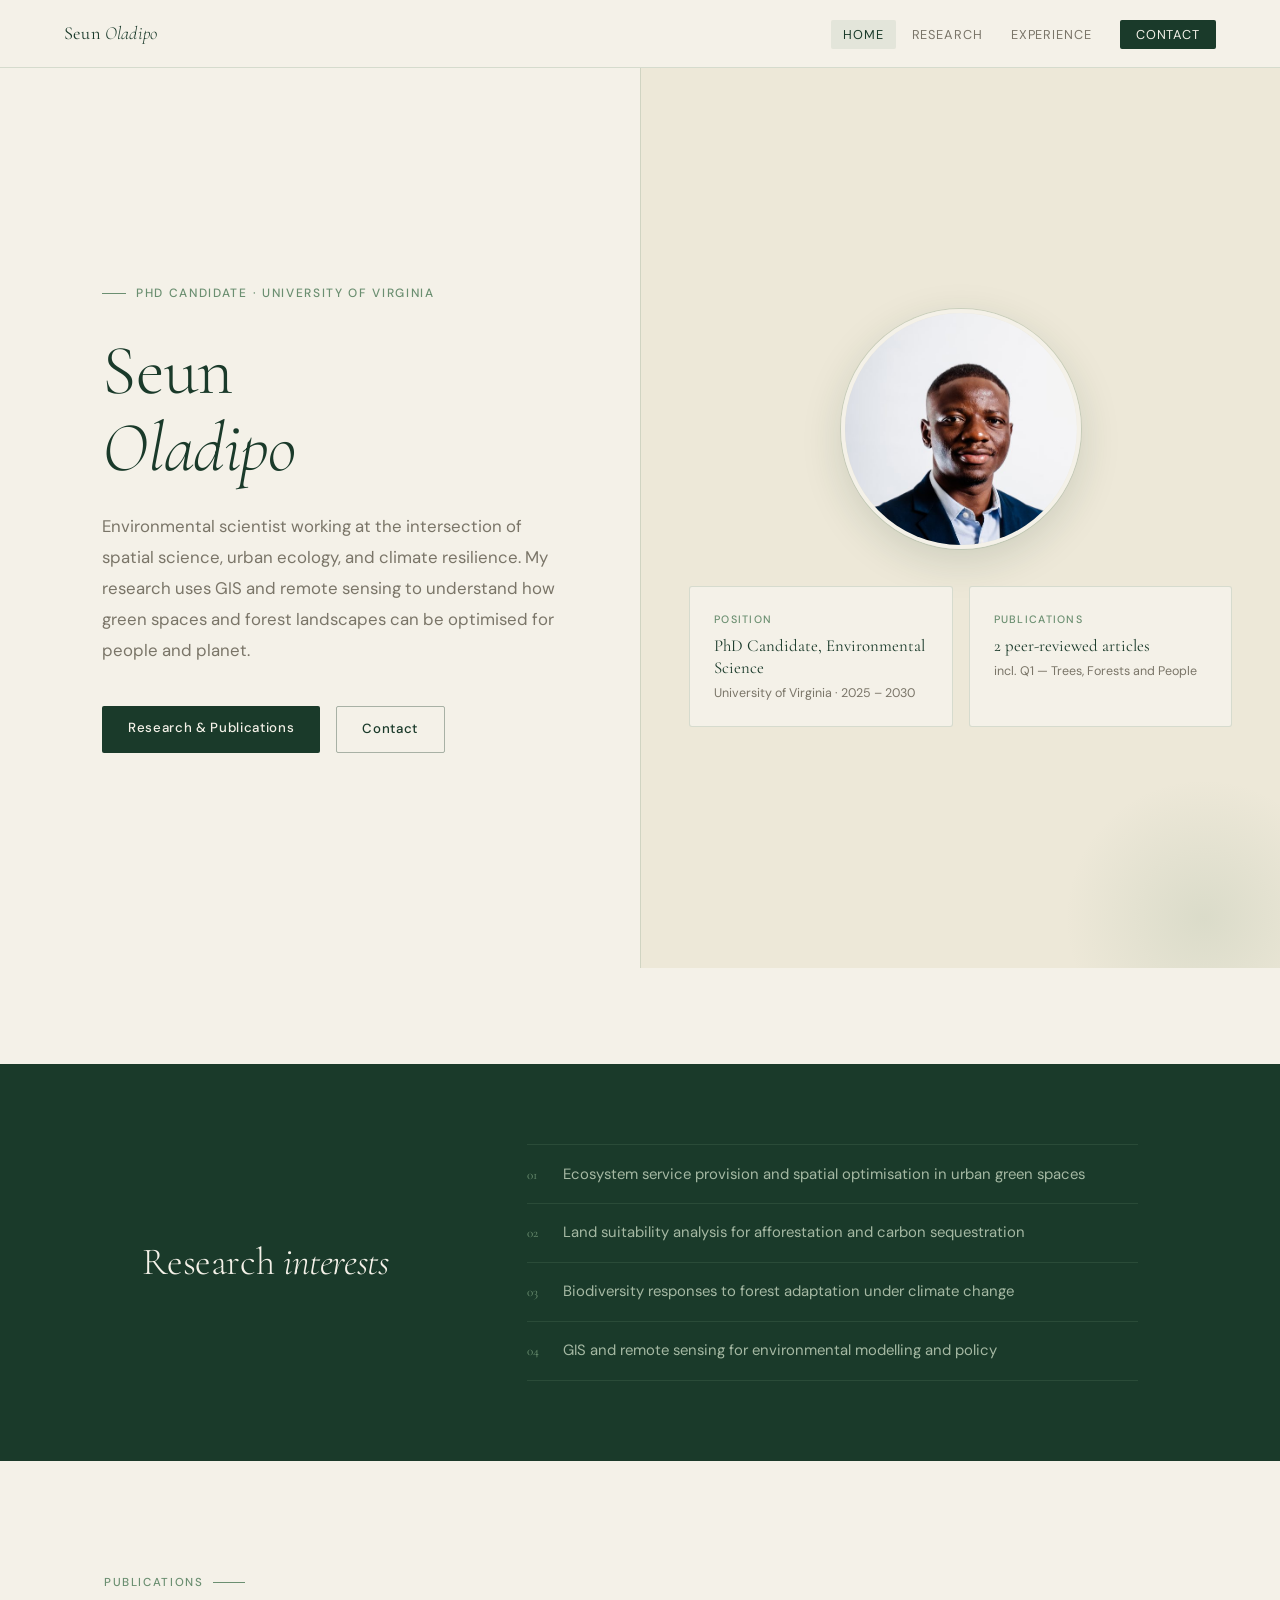
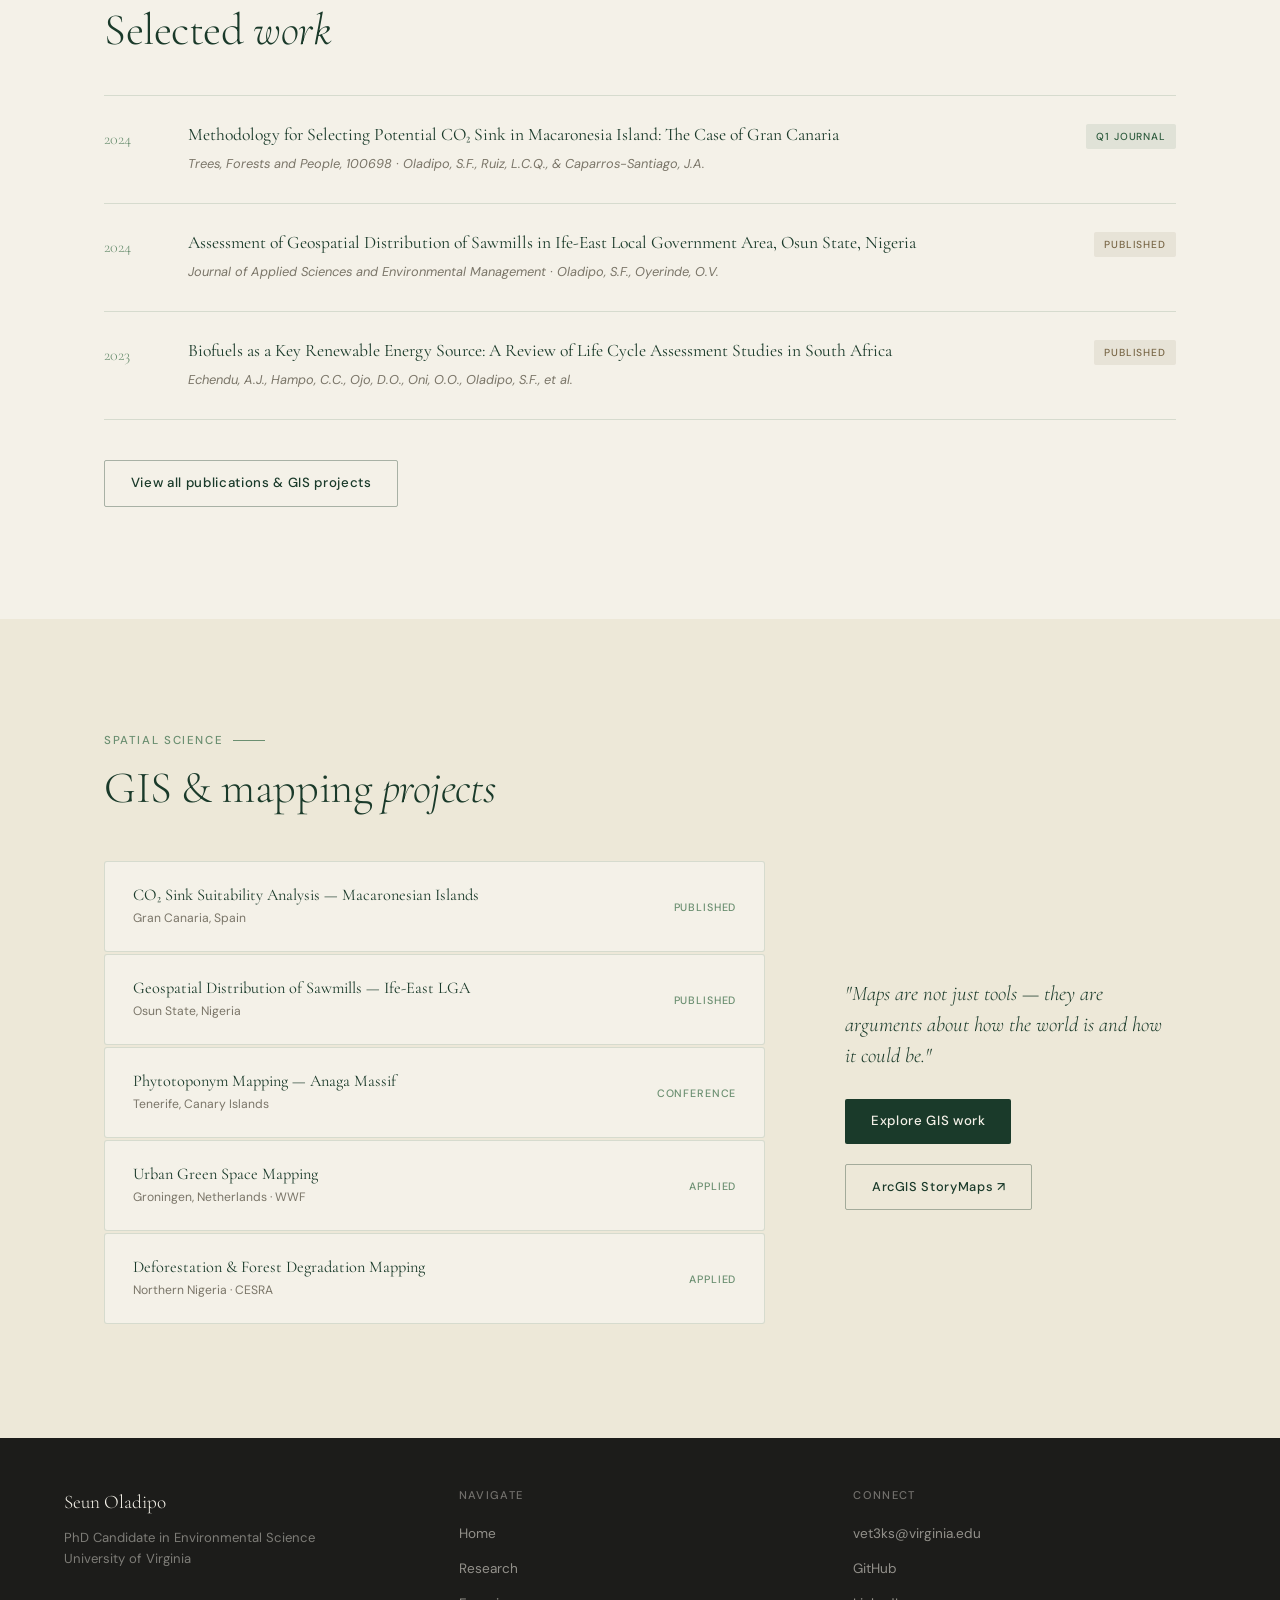
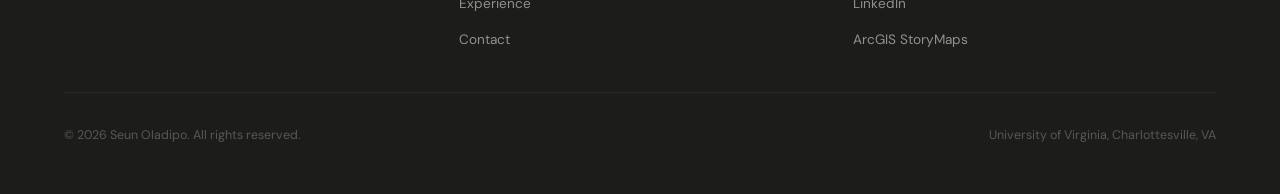
<file: index.html>
<!DOCTYPE html>
<html lang="en">
<head>
  <meta charset="UTF-8"/>
  <meta name="viewport" content="width=device-width, initial-scale=1.0"/>
  <title>Seun Oladipo — Environmental Scientist</title>
  <link rel="stylesheet" href="style.css"/>
  <style>
    .hero {
      min-height: 100vh;
      padding-top: var(--nav-h);
      display: grid;
      grid-template-columns: 1fr 1fr;
      align-items: center;
    }

    .hero-left {
      padding: 6rem clamp(1.25rem, 5vw, 4rem) 6rem clamp(1.25rem, 8vw, 8rem);
    }

    .hero-eyebrow {
      display: flex; align-items: center; gap: 0.6rem;
      font-size: 0.75rem; font-weight: 500;
      letter-spacing: 0.14em; text-transform: uppercase;
      color: var(--sage); margin-bottom: 1.75rem;
    }
    .hero-eyebrow::before { content:''; display:block; width:24px; height:1px; background:var(--sage); }

    .hero h1 { margin-bottom: 1.5rem; }

    .hero-bio {
      font-size: 1.05rem; color: var(--muted);
      line-height: 1.85; max-width: 460px; margin-bottom: 2.5rem;
    }

    .hero-links { display:flex; gap:1rem; flex-wrap:wrap; }

    .hero-right {
      height: 100vh;
      background: var(--parchment);
      border-left: 1px solid var(--border);
      display: flex; flex-direction: column;
      justify-content: center;
      padding: 4rem 3rem; gap: 1.1rem;
      position: relative; overflow: hidden;
    }

    .hero-right::after {
      content:''; position:absolute; bottom:-10%; right:-10%;
      width:280px; height:280px;
      background: radial-gradient(circle, rgba(107,143,113,0.14) 0%, transparent 70%);
      border-radius:50%;
    }

    .info-block {
      background: var(--cream);
      border: 1px solid var(--border);
      border-radius: 3px;
      padding: 1.4rem 1.5rem;
      position: relative; z-index:1;
    }

    .ib-label {
      font-size: 0.67rem; font-weight:500; letter-spacing:0.12em;
      text-transform:uppercase; color:var(--sage); margin-bottom:0.45rem;
    }

    .ib-value {
      font-family: var(--serif); font-size:1.05rem;
      font-weight:400; color:var(--forest); line-height:1.3;
    }

    .ib-sub { font-size:0.78rem; color:var(--muted); margin-top:0.25rem; }

    /* research focus */
    .focus-strip { background:var(--forest); padding:5rem 0; }

    .focus-inner {
      max-width:var(--page); margin:0 auto;
      padding:0 clamp(1.25rem, 8vw, 8rem);
      display:grid; grid-template-columns:1fr 2fr;
      gap:5rem; align-items:center;
    }

    .focus-heading {
      font-family:var(--serif);
      font-size:clamp(1.8rem,3vw,2.8rem);
      font-weight:300; color:var(--cream); line-height:1.2;
    }
    .focus-heading em { font-style:italic; }

    .focus-list { list-style:none; }

    .focus-item {
      display:flex; align-items:baseline; gap:1rem;
      padding:1.1rem 0;
      border-bottom:1px solid rgba(107,143,113,0.2);
      font-size:0.93rem; color:rgba(200,216,194,0.8); line-height:1.5;
    }
    .focus-item:first-child { border-top:1px solid rgba(107,143,113,0.2); }

    .focus-num {
      font-family:var(--serif); font-size:0.82rem;
      color:var(--sage); flex-shrink:0; min-width:20px;
    }

    /* publications preview */
    .pubs-preview { background:var(--cream); padding:7rem 0; }

    .pub-row {
      border-top:1px solid var(--border);
      padding:1.75rem 0;
      display:grid; grid-template-columns:56px 1fr auto;
      gap:1.75rem; align-items:start;
    }
    .pub-row:last-of-type { border-bottom:1px solid var(--border); }

    .pr-year { font-family:var(--serif); font-size:1rem; font-weight:300; color:var(--sage); padding-top:0.1rem; }

    .pr-title { font-family:var(--serif); font-size:1.1rem; font-weight:400; color:var(--forest); line-height:1.3; margin-bottom:0.4rem; }
    .pr-journal { font-size:0.8rem; color:var(--muted); font-style:italic; }

    .pr-badge {
      font-size:0.64rem; font-weight:500; letter-spacing:0.08em;
      text-transform:uppercase; padding:0.25rem 0.65rem;
      border-radius:2px; white-space:nowrap; flex-shrink:0;
    }
    .badge-q1 { background:rgba(107,143,113,0.15); color:var(--moss); }
    .badge-pub { background:rgba(122,104,72,0.1); color:var(--earth); }

    /* gis teaser */
    .gis-teaser { background:var(--parchment); padding:7rem 0; }

    .gt-grid {
      display:grid; grid-template-columns:2fr 1fr;
      gap:5rem; align-items:center; margin-top:3rem;
    }

    .gt-item {
      background:var(--cream); border:1px solid var(--border);
      border-radius:3px; padding:1.4rem 1.75rem;
      margin-bottom:2px;
      display:grid; grid-template-columns:1fr auto;
      gap:1rem; align-items:center;
      transition:background 0.2s;
    }
    .gt-item:hover { background:var(--parchment); }

    .gt-item-title { font-family:var(--serif); font-size:1.02rem; font-weight:400; color:var(--forest); line-height:1.25; margin-bottom:0.2rem; }
    .gt-item-region { font-size:0.76rem; color:var(--muted); }
    .gt-item-tag { font-size:0.67rem; font-weight:500; letter-spacing:0.08em; text-transform:uppercase; color:var(--sage); white-space:nowrap; }

    .gt-aside-text {
      font-family:var(--serif); font-size:1.3rem; font-weight:300;
      font-style:italic; color:var(--forest); line-height:1.5;
      margin-bottom:1.75rem;
    }


    .hero-photo-wrap {
      width: 100%;
      display: flex;
      justify-content: center;
      margin-bottom: 1.25rem;
    }

    .hero-photo {
      width: 240px;
      height: 240px;
      object-fit: cover;
      object-position: center top;
      border-radius: 50%;
      border: 4px solid var(--cream);
      box-shadow: 0 0 0 1px var(--border), 0 12px 40px rgba(26,58,42,0.15);
    }

    .hero-info-row {
      display: grid;
      grid-template-columns: 1fr 1fr;
      gap: 1rem;
      width: 100%;
    }

    .hero-info-row .info-block {
      margin: 0;
    }

    @media (max-width:900px) {
      .hero { grid-template-columns:1fr; }
      .hero-right { display:none; }
      .hero-left { padding:calc(var(--nav-h) + 3rem) clamp(1.25rem,5vw,4rem) 4rem; }
      .focus-inner { grid-template-columns:1fr; gap:2rem; }
      .gt-grid { grid-template-columns:1fr; }
      .pub-row { grid-template-columns:44px 1fr; }
      .pr-badge { display:none; }
    }
  </style>
</head>
<body>

<section class="hero">
  <div class="hero-left">
    <div class="hero-eyebrow fade">PhD Candidate · University of Virginia</div>
    <h1 class="fade delay-1">Seun<br><em>Oladipo</em></h1>
    <p class="hero-bio fade delay-2">
      Environmental scientist working at the intersection of spatial science,
      urban ecology, and climate resilience. My research uses GIS and remote
      sensing to understand how green spaces and forest landscapes can be
      optimised for people and planet.
    </p>
    <div class="hero-links fade delay-3">
      <a href="research.html" class="btn btn-dark">Research & Publications</a>
      <a href="contact.html" class="btn btn-outline">Contact</a>
    </div>
  </div>

  <div class="hero-right">
    <div class="hero-photo-wrap fade">
      <img src="[data-uri]" alt="Seun Oladipo" class="hero-photo"/>
    </div>
    <div class="hero-info-row fade delay-1">
      <div class="info-block">
        <div class="ib-label">Position</div>
        <div class="ib-value">PhD Candidate, Environmental Science</div>
        <div class="ib-sub">University of Virginia · 2025 – 2030</div>
      </div>
      <div class="info-block">
        <div class="ib-label">Publications</div>
        <div class="ib-value">2 peer-reviewed articles</div>
        <div class="ib-sub">incl. Q1 — Trees, Forests and People</div>
      </div>
    </div>
  </div>
</section>

<!-- RESEARCH INTERESTS STRIP -->
<div class="focus-strip">
  <div class="focus-inner">
    <h2 class="focus-heading fade">Research <em>interests</em></h2>
    <ul class="focus-list">
      <li class="focus-item fade"><span class="focus-num">01</span>Ecosystem service provision and spatial optimisation in urban green spaces</li>
      <li class="focus-item fade delay-1"><span class="focus-num">02</span>Land suitability analysis for afforestation and carbon sequestration</li>
      <li class="focus-item fade delay-2"><span class="focus-num">03</span>Biodiversity responses to forest adaptation under climate change</li>
      <li class="focus-item fade delay-3"><span class="focus-num">04</span>GIS and remote sensing for environmental modelling and policy</li>
    </ul>
  </div>
</div>

<!-- PUBLICATIONS -->
<section class="pubs-preview">
  <div class="page-wrap">
    <div class="section-eyebrow fade">Publications</div>
    <h2 class="fade">Selected <em>work</em></h2>
    <div style="margin-top:2.5rem;">
      <div class="pub-row fade">
        <div class="pr-year">2024</div>
        <div>
          <div class="pr-title">Methodology for Selecting Potential CO₂ Sink in Macaronesia Island: The Case of Gran Canaria</div>
          <div class="pr-journal">Trees, Forests and People, 100698 · Oladipo, S.F., Ruiz, L.C.Q., &amp; Caparros-Santiago, J.A.</div>
        </div>
        <span class="pr-badge badge-q1">Q1 Journal</span>
      </div>
      <div class="pub-row fade delay-1">
        <div class="pr-year">2024</div>
        <div>
          <div class="pr-title">Assessment of Geospatial Distribution of Sawmills in Ife-East Local Government Area, Osun State, Nigeria</div>
          <div class="pr-journal">Journal of Applied Sciences and Environmental Management · Oladipo, S.F., Oyerinde, O.V.</div>
        </div>
        <span class="pr-badge badge-pub">Published</span>
      </div>
      <div class="pub-row fade delay-2">
        <div class="pr-year">2023</div>
        <div>
          <div class="pr-title">Biofuels as a Key Renewable Energy Source: A Review of Life Cycle Assessment Studies in South Africa</div>
          <div class="pr-journal">Echendu, A.J., Hampo, C.C., Ojo, D.O., Oni, O.O., Oladipo, S.F., et al.</div>
        </div>
        <span class="pr-badge badge-pub">Published</span>
      </div>
    </div>
    <div style="margin-top:2.5rem;" class="fade">
      <a href="research.html" class="btn btn-outline">View all publications &amp; GIS projects</a>
    </div>
  </div>
</section>

<!-- GIS TEASER -->
<section class="gis-teaser">
  <div class="page-wrap">
    <div class="section-eyebrow fade">Spatial Science</div>
    <h2 class="fade">GIS &amp; mapping <em>projects</em></h2>
    <div class="gt-grid">
      <div class="fade">
        <div class="gt-item">
          <div><div class="gt-item-title">CO₂ Sink Suitability Analysis — Macaronesian Islands</div><div class="gt-item-region">Gran Canaria, Spain</div></div>
          <span class="gt-item-tag">Published</span>
        </div>
        <div class="gt-item">
          <div><div class="gt-item-title">Geospatial Distribution of Sawmills — Ife-East LGA</div><div class="gt-item-region">Osun State, Nigeria</div></div>
          <span class="gt-item-tag">Published</span>
        </div>
        <div class="gt-item">
          <div><div class="gt-item-title">Phytotoponym Mapping — Anaga Massif</div><div class="gt-item-region">Tenerife, Canary Islands</div></div>
          <span class="gt-item-tag">Conference</span>
        </div>
        <div class="gt-item">
          <div><div class="gt-item-title">Urban Green Space Mapping</div><div class="gt-item-region">Groningen, Netherlands · WWF</div></div>
          <span class="gt-item-tag">Applied</span>
        </div>
        <div class="gt-item">
          <div><div class="gt-item-title">Deforestation &amp; Forest Degradation Mapping</div><div class="gt-item-region">Northern Nigeria · CESRA</div></div>
          <span class="gt-item-tag">Applied</span>
        </div>
      </div>
      <div class="gt-aside fade delay-1">
        <p class="gt-aside-text">"Maps are not just tools — they are arguments about how the world is and how it could be."</p>
        <a href="research.html#gis" class="btn btn-dark">Explore GIS work</a>
        <div style="margin-top:1.25rem;">
          <a href="https://storymaps.arcgis.com/stories/c3c36c5cf6974f988dfd975d9ef1f989" target="_blank" class="btn btn-outline" style="font-size:0.8rem;">ArcGIS StoryMaps ↗</a>
        </div>
      </div>
    </div>
  </div>
</section>

<script src="shared.js"></script>
</body>
</html>
</file>
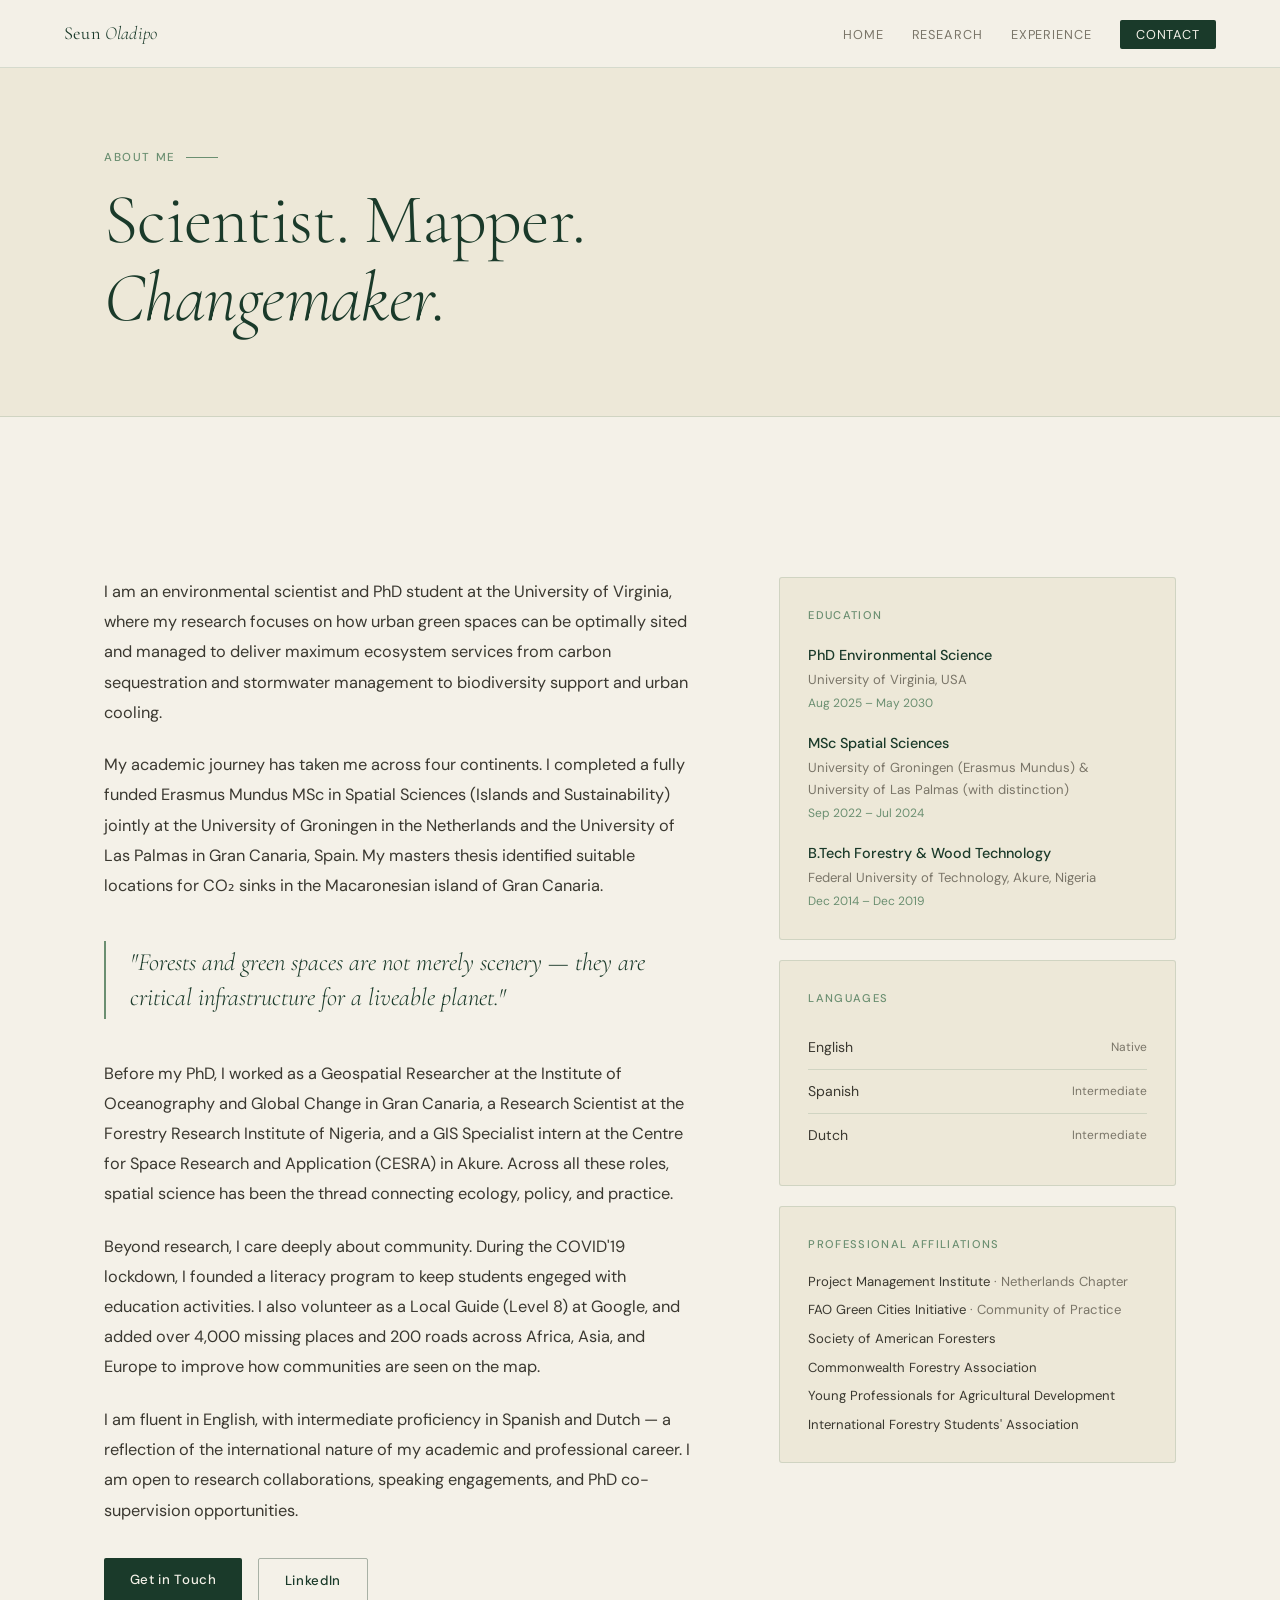
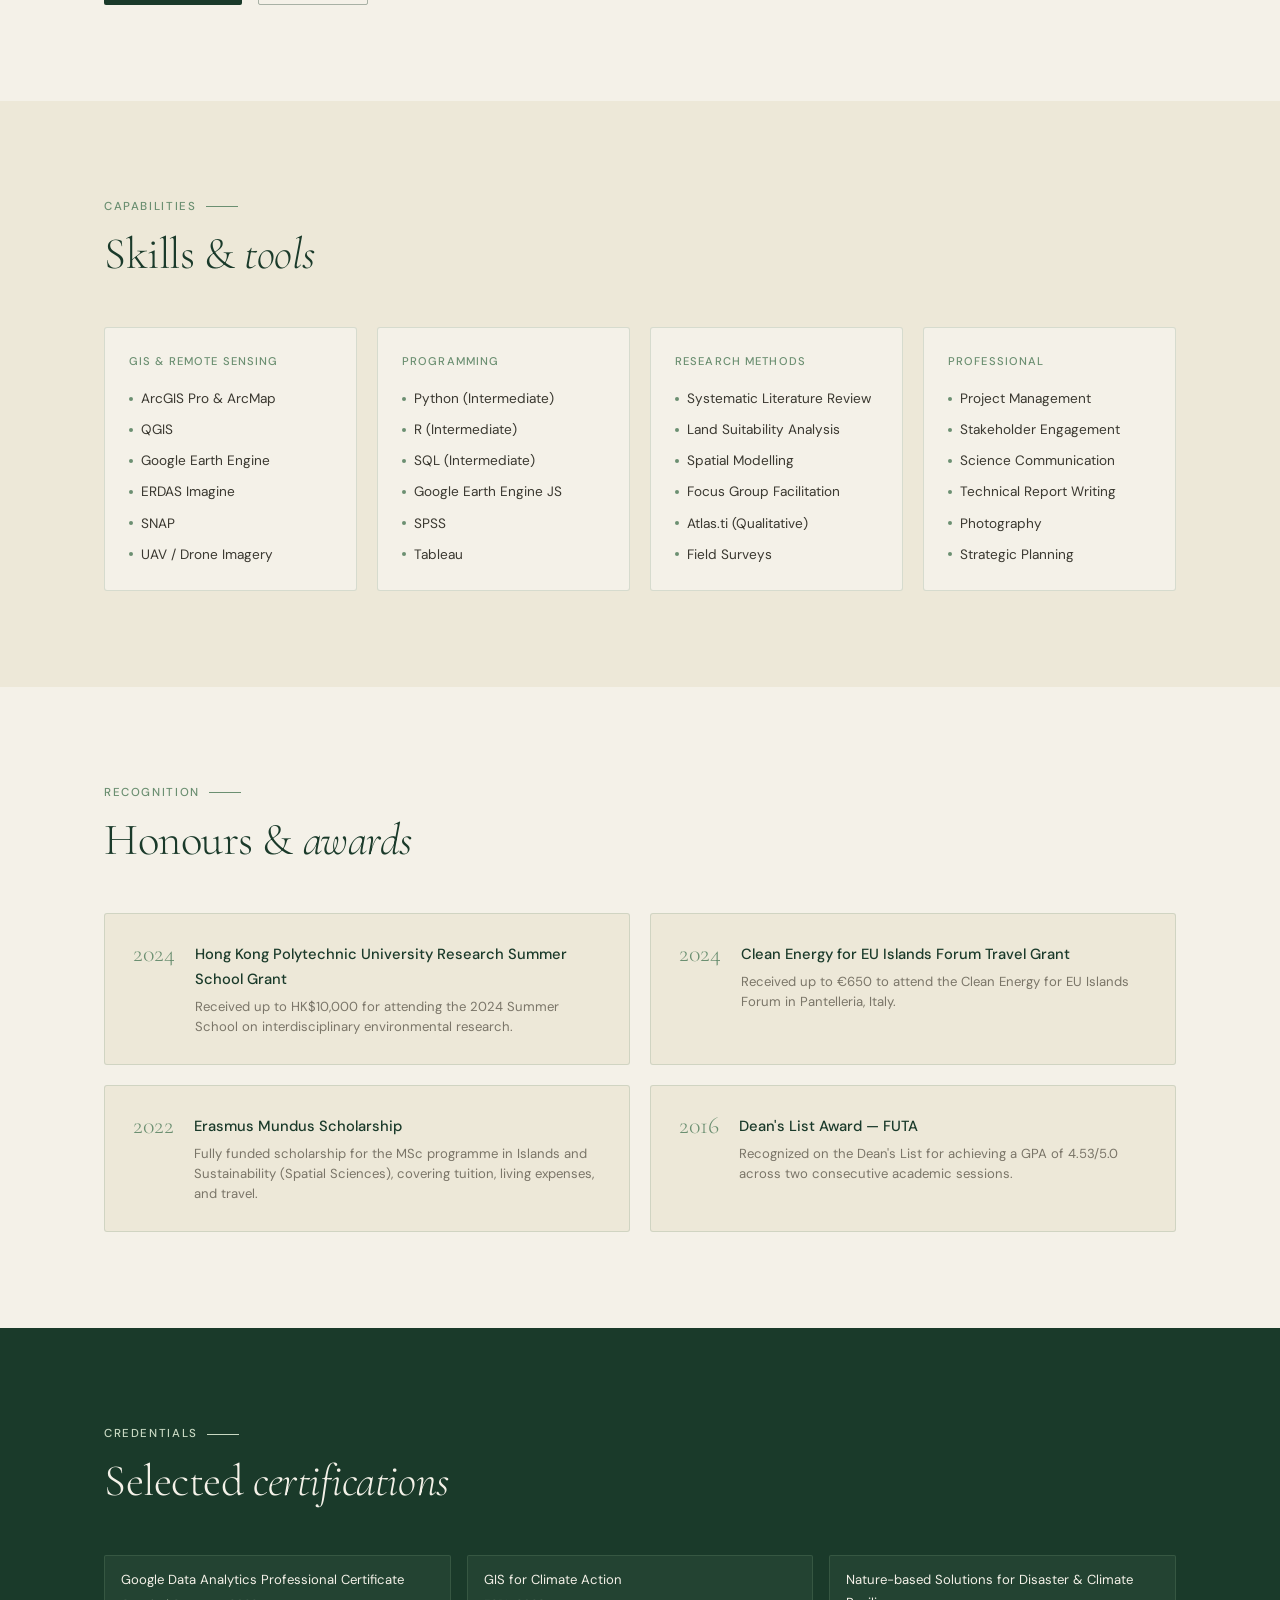
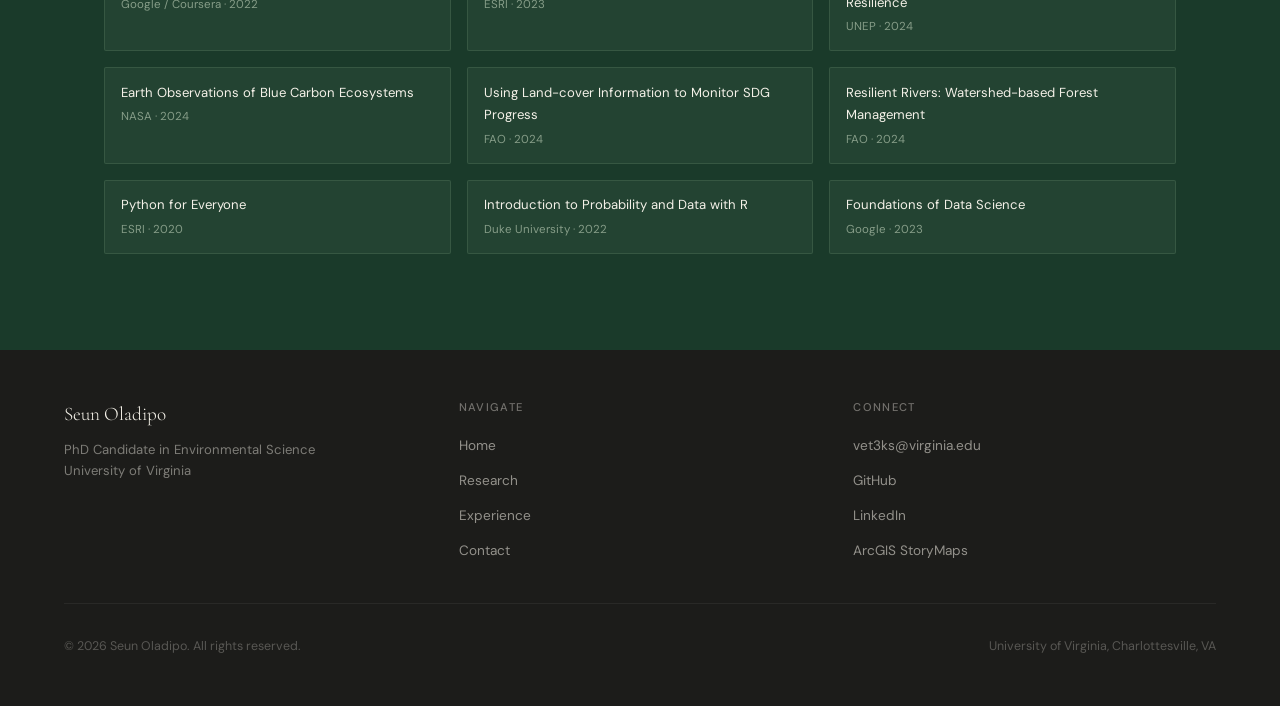
<file: about.html>
<!DOCTYPE html>
<html lang="en">
<head>
  <meta charset="UTF-8"/>
  <meta name="viewport" content="width=device-width, initial-scale=1.0"/>
  <title>About — Seun Oladipo</title>
  <link rel="stylesheet" href="style.css"/>
  <style>
    .about-body { background: var(--cream); }

    .about-grid {
      display: grid;
      grid-template-columns: 3fr 2fr;
      gap: 5rem;
      align-items: start;
      margin-top: 4rem;
    }

    .about-text p {
      font-size: 1.02rem;
      line-height: 1.85;
      color: var(--text);
      margin-bottom: 1.4rem;
    }

    .pull-quote {
      font-family: var(--serif);
      font-size: 1.55rem;
      font-weight: 300;
      font-style: italic;
      color: var(--forest);
      line-height: 1.4;
      border-left: 2px solid var(--sage);
      padding: 0.25rem 0 0.25rem 1.5rem;
      margin: 2.5rem 0;
    }

    /* sidebar */
    .sidebar { display: flex; flex-direction: column; gap: 1.25rem; }

    .sidebar-card {
      background: var(--parchment);
      border: 1px solid var(--border);
      border-radius: 3px;
      padding: 1.75rem;
    }

    .sidebar-card-title {
      font-size: 0.7rem;
      font-weight: 500;
      letter-spacing: 0.12em;
      text-transform: uppercase;
      color: var(--sage);
      margin-bottom: 1.1rem;
    }

    .edu-item { margin-bottom: 1.1rem; }
    .edu-item:last-child { margin-bottom: 0; }
    .edu-degree { font-size: 0.9rem; font-weight: 500; color: var(--forest); }
    .edu-school { font-size: 0.82rem; color: var(--muted); margin-top: 0.1rem; }
    .edu-year { font-size: 0.75rem; color: var(--sage); margin-top: 0.1rem; }

    .lang-item {
      display: flex; justify-content: space-between; align-items: center;
      padding: 0.6rem 0; border-bottom: 1px solid var(--border);
      font-size: 0.88rem;
    }
    .lang-item:last-child { border-bottom: none; }
    .lang-name { color: var(--text); }
    .lang-level { font-size: 0.75rem; color: var(--muted); }

    .affil-list { list-style: none; display: flex; flex-direction: column; gap: 0.6rem; }
    .affil-list li { font-size: 0.82rem; color: var(--text); line-height: 1.45; }
    .affil-list li span { color: var(--muted); }

    /* skills section */
    .skills-section { background: var(--parchment); padding: 6rem 0; }
    .skills-grid { display: grid; grid-template-columns: repeat(4, 1fr); gap: 1.25rem; margin-top: 3rem; }

    .skill-group {
      background: var(--cream);
      border: 1px solid var(--border);
      border-radius: 3px;
      padding: 1.5rem;
    }

    .skill-group-title {
      font-size: 0.7rem; font-weight: 500; letter-spacing: 0.1em;
      text-transform: uppercase; color: var(--sage); margin-bottom: 1rem;
    }

    .skill-list { list-style: none; display: flex; flex-direction: column; gap: 0.5rem; }
    .skill-list li { font-size: 0.85rem; color: var(--text); display: flex; align-items: center; gap: 0.5rem; }
    .skill-list li::before { content: ''; width: 4px; height: 4px; border-radius: 50%; background: var(--sage); flex-shrink: 0; }

    /* awards */
    .awards-section { background: var(--cream); padding: 6rem 0; }
    .awards-grid { display: grid; grid-template-columns: repeat(2, 1fr); gap: 1.25rem; margin-top: 3rem; }

    .award-card {
      background: var(--parchment);
      border: 1px solid var(--border);
      border-radius: 3px;
      padding: 1.75rem;
      display: grid;
      grid-template-columns: auto 1fr;
      gap: 1.25rem;
      align-items: start;
    }

    .award-year {
      font-family: var(--serif);
      font-size: 1.5rem;
      font-weight: 300;
      color: var(--sage);
      line-height: 1;
    }

    .award-title { font-size: 0.92rem; font-weight: 500; color: var(--forest); margin-bottom: 0.3rem; }
    .award-desc { font-size: 0.82rem; color: var(--muted); line-height: 1.5; }

    /* certs */
    .certs-section { background: var(--forest); padding: 6rem 0; }
    .certs-section .section-eyebrow { color: var(--mist); }
    .certs-section .section-eyebrow::after { background: var(--mist); }
    .certs-section h2 { color: var(--cream); }
    .cert-grid { display: grid; grid-template-columns: repeat(3, 1fr); gap: 1rem; margin-top: 3rem; }

    .cert-pill {
      background: rgba(107,143,113,0.12);
      border: 1px solid rgba(107,143,113,0.25);
      border-radius: 2px;
      padding: 0.85rem 1rem;
    }
    .cert-name { font-size: 0.82rem; color: var(--cream); font-weight: 400; }
    .cert-org { font-size: 0.72rem; color: rgba(200,216,194,0.6); margin-top: 0.2rem; }

    @media (max-width: 900px) {
      .about-grid { grid-template-columns: 1fr; gap: 2.5rem; }
      .skills-grid { grid-template-columns: 1fr 1fr; }
      .awards-grid { grid-template-columns: 1fr; }
      .cert-grid { grid-template-columns: 1fr 1fr; }
    }
  </style>
</head>
<body class="about-body">

<!-- PAGE HEADER -->
<div class="page-hero">
  <div class="page-hero-inner">
    <div class="section-eyebrow fade">About me</div>
    <h1 class="fade delay-1">Scientist. Mapper.<br><em>Changemaker.</em></h1>
  </div>
</div>

<!-- MAIN ABOUT -->
<section>
  <div class="page-wrap">
    <div class="about-grid">
      <div class="about-text fade">
        <p>
          I am an environmental scientist and PhD student at the University of Virginia,
          where my research focuses on how urban green spaces can be optimally sited and
          managed to deliver maximum ecosystem services from carbon sequestration and
          stormwater management to biodiversity support and urban cooling.
        </p>
        <p>
          My academic journey has taken me across four continents. I completed a fully
          funded Erasmus Mundus MSc in Spatial Sciences (Islands and Sustainability)
          jointly at the University of Groningen in the Netherlands and the University
          of Las Palmas in Gran Canaria, Spain. My masters thesis identified suitable 
          locations for CO₂ sinks in the Macaronesian island of Gran Canaria.
        </p>
        <blockquote class="pull-quote">
          "Forests and green spaces are not merely scenery — they are critical
          infrastructure for a liveable planet."
        </blockquote>
        <p>
          Before my PhD, I worked as a Geospatial Researcher at the Institute of
          Oceanography and Global Change in Gran Canaria, a Research Scientist at
          the Forestry Research Institute of Nigeria, and a GIS Specialist intern
          at the Centre for Space Research and Application (CESRA) in Akure.
          Across all these roles, spatial science has been the thread connecting
          ecology, policy, and practice.
        </p>
        <p>
          Beyond research, I care deeply about community. During the COVID'19 lockdown, 
          I founded a literacy program to keep students engeged with education activities. 
          I also volunteer as a Local Guide (Level 8) at Google, and added over 4,000 
          missing places and 200 roads across Africa, Asia, and Europe 
          to improve how communities are seen on the map.
        </p>
        <p>
          I am fluent in English, with intermediate proficiency in Spanish and Dutch —
          a reflection of the international nature of my academic and professional
          career. I am open to research collaborations, speaking engagements, and
          PhD co-supervision opportunities.
        </p>
        <div style="margin-top: 2rem; display: flex; gap: 1rem; flex-wrap: wrap;">
          <a href="contact.html" class="btn btn-dark">Get in Touch</a>
          <a href="https://www.linkedin.com/in/seun-oladipo" target="_blank" class="btn btn-outline">LinkedIn</a>
        </div>
      </div>

      <div class="sidebar fade delay-1">
        <div class="sidebar-card">
          <div class="sidebar-card-title">Education</div>
          <div class="edu-item">
            <div class="edu-degree">PhD Environmental Science</div>
            <div class="edu-school">University of Virginia, USA</div>
            <div class="edu-year">Aug 2025 – May 2030</div>
          </div>
          <div class="edu-item">
            <div class="edu-degree">MSc Spatial Sciences</div>
            <div class="edu-school">University of Groningen (Erasmus Mundus) &amp; University of Las Palmas (with distinction)</div>
            <div class="edu-year">Sep 2022 – Jul 2024</div>
          </div>
          <div class="edu-item">
            <div class="edu-degree">B.Tech Forestry &amp; Wood Technology</div>
            <div class="edu-school">Federal University of Technology, Akure, Nigeria</div>
            <div class="edu-year">Dec 2014 – Dec 2019</div>
          </div>
        </div>

        <div class="sidebar-card">
          <div class="sidebar-card-title">Languages</div>
          <div class="lang-item">
            <span class="lang-name">English</span>
            <span class="lang-level">Native</span>
          </div>
          <div class="lang-item">
            <span class="lang-name">Spanish</span>
            <span class="lang-level">Intermediate</span>
          </div>
          <div class="lang-item">
            <span class="lang-name">Dutch</span>
            <span class="lang-level">Intermediate</span>
          </div>
        </div>

        <div class="sidebar-card">
          <div class="sidebar-card-title">Professional Affiliations</div>
          <ul class="affil-list">
            <li>Project Management Institute <span>· Netherlands Chapter</span></li>
            <li>FAO Green Cities Initiative <span>· Community of Practice</span></li>
            <li>Society of American Foresters</li>
            <li>Commonwealth Forestry Association</li>
            <li>Young Professionals for Agricultural Development</li>
            <li>International Forestry Students' Association</li>
          </ul>
        </div>
      </div>
    </div>
  </div>
</section>

<!-- SKILLS -->
<section class="skills-section">
  <div class="page-wrap">
    <div class="section-eyebrow fade">Capabilities</div>
    <h2 class="fade">Skills &amp; <em>tools</em></h2>
    <div class="skills-grid">
      <div class="skill-group fade">
        <div class="skill-group-title">GIS &amp; Remote Sensing</div>
        <ul class="skill-list">
          <li>ArcGIS Pro &amp; ArcMap</li>
          <li>QGIS</li>
          <li>Google Earth Engine</li>
          <li>ERDAS Imagine</li>
          <li>SNAP</li>
          <li>UAV / Drone Imagery</li>
        </ul>
      </div>
      <div class="skill-group fade delay-1">
        <div class="skill-group-title">Programming</div>
        <ul class="skill-list">
          <li>Python (Intermediate)</li>
          <li>R (Intermediate)</li>
          <li>SQL (Intermediate)</li>
          <li>Google Earth Engine JS</li>
          <li>SPSS</li>
          <li>Tableau</li>
        </ul>
      </div>
      <div class="skill-group fade delay-2">
        <div class="skill-group-title">Research Methods</div>
        <ul class="skill-list">
          <li>Systematic Literature Review</li>
          <li>Land Suitability Analysis</li>
          <li>Spatial Modelling</li>
          <li>Focus Group Facilitation</li>
          <li>Atlas.ti (Qualitative)</li>
          <li>Field Surveys</li>
        </ul>
      </div>
      <div class="skill-group fade delay-3">
        <div class="skill-group-title">Professional</div>
        <ul class="skill-list">
          <li>Project Management</li>
          <li>Stakeholder Engagement</li>
          <li>Science Communication</li>
          <li>Technical Report Writing</li>
          <li>Photography</li>
          <li>Strategic Planning</li>
        </ul>
      </div>
    </div>
  </div>
</section>

<!-- AWARDS -->
<section class="awards-section">
  <div class="page-wrap">
    <div class="section-eyebrow fade">Recognition</div>
    <h2 class="fade">Honours &amp; <em>awards</em></h2>
    <div class="awards-grid">
      <div class="award-card fade">
        <div class="award-year">2024</div>
        <div>
          <div class="award-title">Hong Kong Polytechnic University Research Summer School Grant</div>
          <div class="award-desc">Received up to HK$10,000 for attending the 2024 Summer School on interdisciplinary environmental research.</div>
        </div>
      </div>
      <div class="award-card fade delay-1">
        <div class="award-year">2024</div>
        <div>
          <div class="award-title">Clean Energy for EU Islands Forum Travel Grant</div>
          <div class="award-desc">Received up to €650 to attend the Clean Energy for EU Islands Forum in Pantelleria, Italy.</div>
        </div>
      </div>
      <div class="award-card fade delay-2">
        <div class="award-year">2022</div>
        <div>
          <div class="award-title">Erasmus Mundus Scholarship</div>
          <div class="award-desc">Fully funded scholarship for the MSc programme in Islands and Sustainability (Spatial Sciences), covering tuition, living expenses, and travel.</div>
        </div>
      </div>
      <div class="award-card fade delay-3">
        <div class="award-year">2016</div>
        <div>
          <div class="award-title">Dean's List Award — FUTA</div>
          <div class="award-desc">Recognized on the Dean's List for achieving a GPA of 4.53/5.0 across two consecutive academic sessions.</div>
        </div>
      </div>
    </div>
  </div>
</section>

<!-- CERTIFICATIONS -->
<section class="certs-section">
  <div class="page-wrap">
    <div class="section-eyebrow fade">Credentials</div>
    <h2 class="fade">Selected <em>certifications</em></h2>
    <div class="cert-grid">
      <div class="cert-pill fade"><div class="cert-name">Google Data Analytics Professional Certificate</div><div class="cert-org">Google / Coursera · 2022</div></div>
      <div class="cert-pill fade delay-1"><div class="cert-name">GIS for Climate Action</div><div class="cert-org">ESRI · 2023</div></div>
      <div class="cert-pill fade delay-2"><div class="cert-name">Nature-based Solutions for Disaster &amp; Climate Resilience</div><div class="cert-org">UNEP · 2024</div></div>
      <div class="cert-pill fade"><div class="cert-name">Earth Observations of Blue Carbon Ecosystems</div><div class="cert-org">NASA · 2024</div></div>
      <div class="cert-pill fade delay-1"><div class="cert-name">Using Land-cover Information to Monitor SDG Progress</div><div class="cert-org">FAO · 2024</div></div>
      <div class="cert-pill fade delay-2"><div class="cert-name">Resilient Rivers: Watershed-based Forest Management</div><div class="cert-org">FAO · 2024</div></div>
      <div class="cert-pill fade"><div class="cert-name">Python for Everyone</div><div class="cert-org">ESRI · 2020</div></div>
      <div class="cert-pill fade delay-1"><div class="cert-name">Introduction to Probability and Data with R</div><div class="cert-org">Duke University · 2022</div></div>
      <div class="cert-pill fade delay-2"><div class="cert-name">Foundations of Data Science</div><div class="cert-org">Google · 2023</div></div>
    </div>
  </div>
</section>

<script src="shared.js"></script>
</body>
</html>
</file>
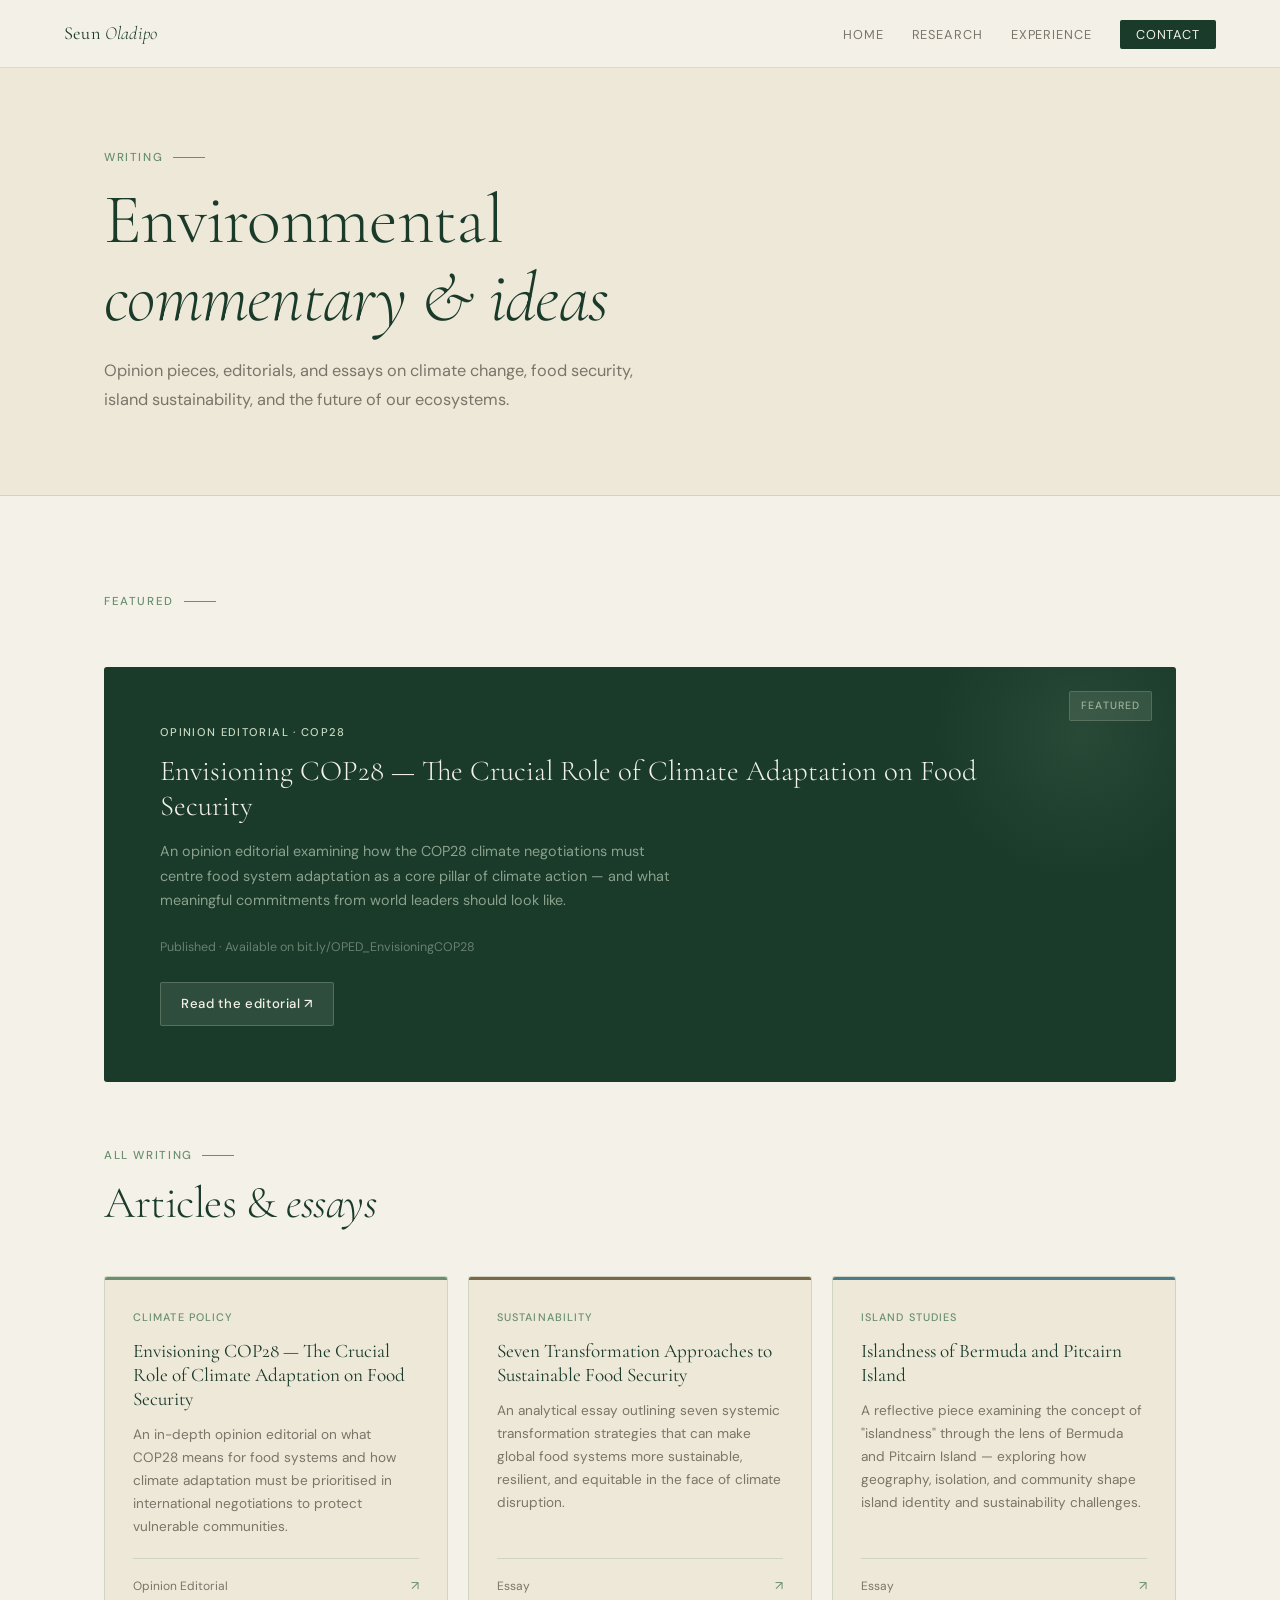
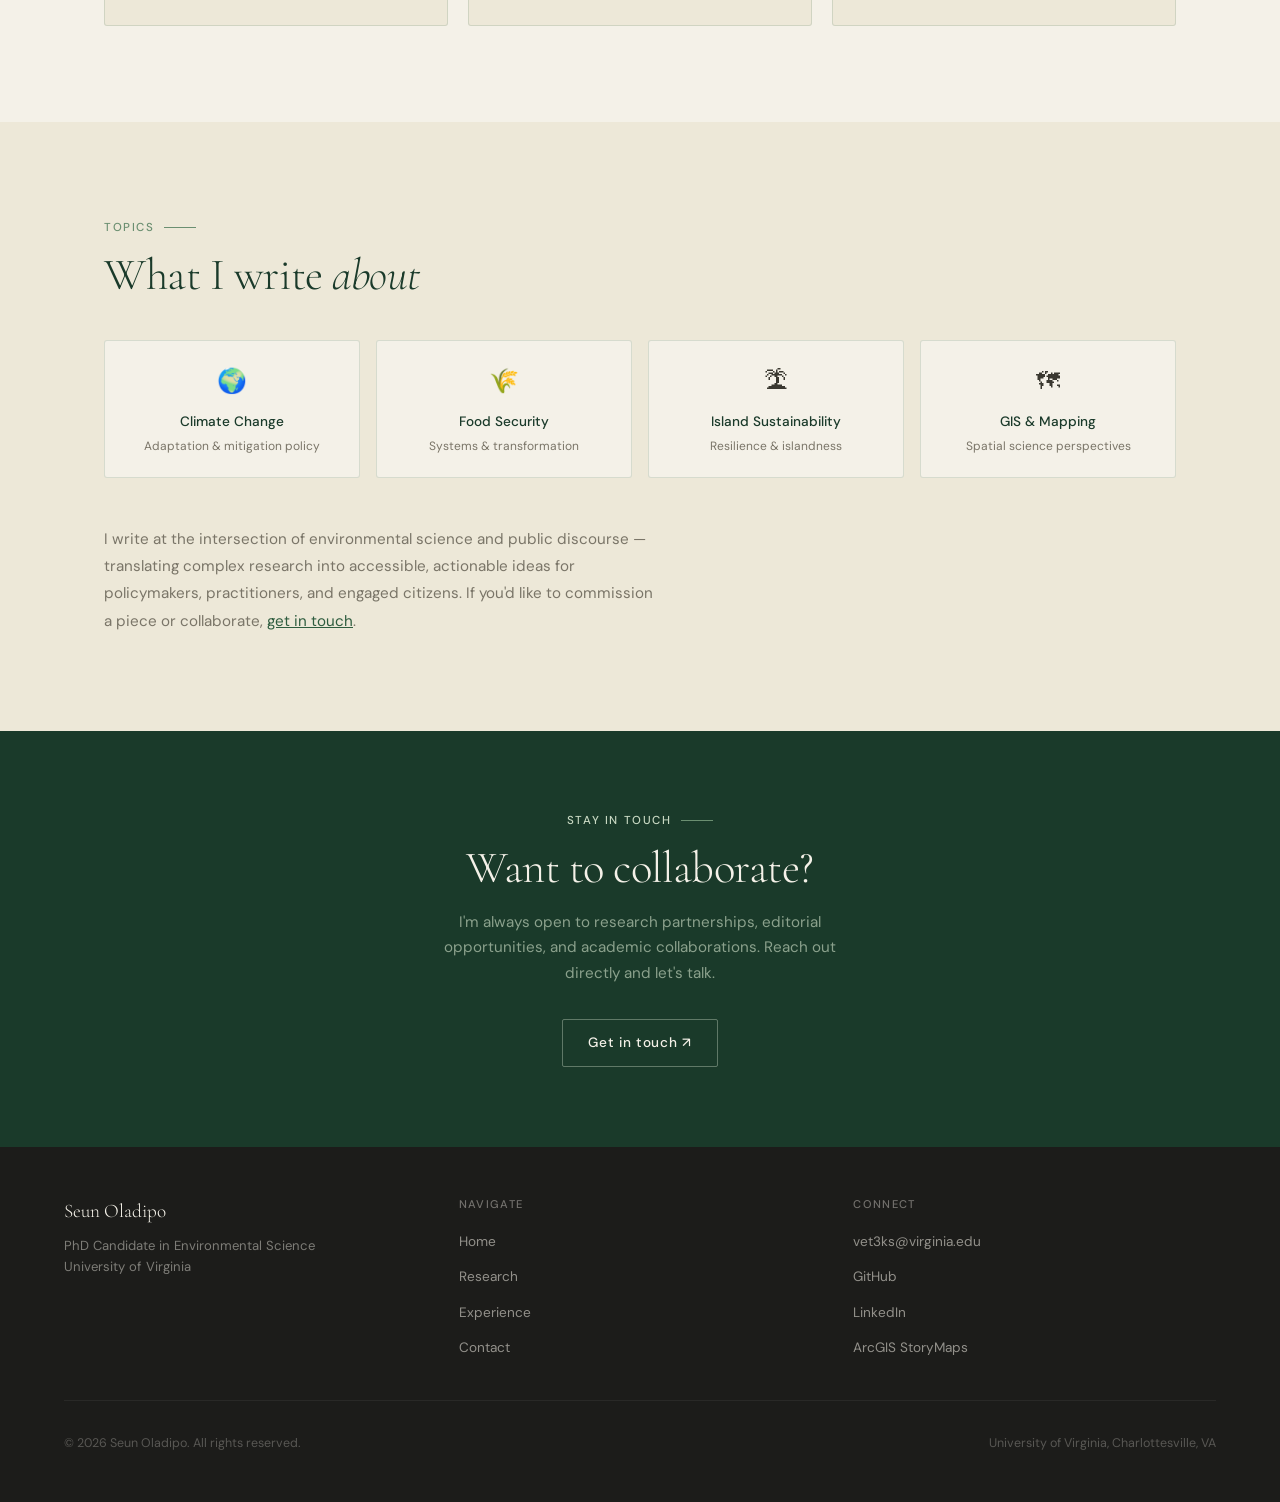
<file: blog.html>
<!DOCTYPE html>
<html lang="en">
<head>
  <meta charset="UTF-8"/>
  <meta name="viewport" content="width=device-width, initial-scale=1.0"/>
  <title>Blog — Seun Oladipo</title>
  <link rel="stylesheet" href="style.css"/>
  <style>
    body { background: var(--cream); }

    /* featured post */
    .featured-post {
      background: var(--forest);
      border-radius: 3px;
      padding: 3.5rem;
      margin-top: 3.5rem;
      display: grid;
      grid-template-columns: 1fr auto;
      gap: 3rem;
      align-items: center;
      position: relative;
      overflow: hidden;
    }

    .featured-post::before {
      content: '';
      position: absolute;
      top: -20%; right: -5%;
      width: 300px; height: 300px;
      background: radial-gradient(circle, rgba(107,143,113,0.18) 0%, transparent 70%);
      border-radius: 50%;
    }

    .fp-label {
      font-size: 0.7rem; font-weight: 500; letter-spacing: 0.12em;
      text-transform: uppercase; color: var(--mist); margin-bottom: 0.75rem;
    }
    .fp-title {
      font-family: var(--serif); font-size: 1.8rem; font-weight: 300;
      color: var(--cream); line-height: 1.2; margin-bottom: 1rem;
    }
    .fp-desc {
      font-size: 0.9rem; color: rgba(200,216,194,0.65); line-height: 1.7;
      margin-bottom: 1.5rem; max-width: 520px;
    }
    .fp-meta { font-size: 0.78rem; color: rgba(200,216,194,0.45); margin-bottom: 1.5rem; }

    .featured-badge {
      position: absolute;
      top: 1.5rem; right: 1.5rem;
      font-size: 0.66rem; font-weight: 500; letter-spacing: 0.1em;
      text-transform: uppercase;
      padding: 0.3rem 0.7rem;
      background: rgba(200,216,194,0.12);
      border: 1px solid rgba(200,216,194,0.2);
      border-radius: 2px;
      color: rgba(200,216,194,0.7);
    }

    /* blog grid */
    .blog-grid {
      display: grid;
      grid-template-columns: repeat(3, 1fr);
      gap: 1.25rem;
      margin-top: 3rem;
    }

    .blog-card {
      background: var(--parchment);
      border: 1px solid var(--border);
      border-radius: 3px;
      overflow: hidden;
      display: flex;
      flex-direction: column;
      text-decoration: none;
      transition: transform 0.25s, box-shadow 0.25s;
    }
    .blog-card:hover { transform: translateY(-4px); box-shadow: 0 16px 48px rgba(26,58,42,0.08); }

    .bc-color-bar { height: 3px; }
    .bc-color-1 { background: var(--sage); }
    .bc-color-2 { background: var(--earth); }
    .bc-color-3 { background: #4a7c8a; }

    .bc-body { padding: 1.75rem; flex: 1; display: flex; flex-direction: column; }

    .bc-category {
      font-size: 0.68rem; font-weight: 500; letter-spacing: 0.1em;
      text-transform: uppercase; color: var(--sage); margin-bottom: 0.75rem;
    }
    .bc-title {
      font-family: var(--serif); font-size: 1.2rem; font-weight: 400;
      color: var(--forest); line-height: 1.25; margin-bottom: 0.75rem;
    }
    .bc-desc {
      font-size: 0.85rem; color: var(--muted); line-height: 1.7;
      flex: 1; margin-bottom: 1.25rem;
    }
    .bc-footer {
      display: flex; justify-content: space-between; align-items: center;
      border-top: 1px solid var(--border); padding-top: 1rem;
      margin-top: auto;
    }
    .bc-date { font-size: 0.75rem; color: var(--muted); }
    .bc-arrow { font-size: 0.8rem; color: var(--sage); text-decoration: none; }

    /* writing philosophy */
    .writing-about { background: var(--parchment); padding: 6rem 0; }

    .topics-grid {
      display: grid; grid-template-columns: repeat(4, 1fr);
      gap: 1rem; margin-top: 2.5rem;
    }
    .topic-box {
      background: var(--cream); border: 1px solid var(--border);
      border-radius: 3px; padding: 1.25rem;
      text-align: center;
    }
    .topic-icon { font-size: 1.5rem; margin-bottom: 0.5rem; }
    .topic-name { font-size: 0.85rem; font-weight: 500; color: var(--forest); }
    .topic-sub { font-size: 0.75rem; color: var(--muted); margin-top: 0.2rem; }

    /* newsletter CTA */
    .newsletter-cta { background: var(--forest); padding: 5rem 0; }
    .cta-inner {
      max-width: 560px; margin: 0 auto;
      padding: 0 clamp(1.25rem, 5vw, 4rem);
      text-align: center;
    }
    .cta-inner h2 { color: var(--cream); margin-bottom: 1rem; }
    .cta-inner p { color: rgba(200,216,194,0.65); font-size: 0.95rem; margin-bottom: 2rem; }

    @media (max-width: 860px) {
      .featured-post { grid-template-columns: 1fr; }
      .blog-grid { grid-template-columns: 1fr; }
      .topics-grid { grid-template-columns: repeat(2, 1fr); }
    }
  </style>
</head>
<body>

<div class="page-hero">
  <div class="page-hero-inner">
    <div class="section-eyebrow fade">Writing</div>
    <h1 class="fade delay-1">Environmental<br><em>commentary &amp; ideas</em></h1>
    <p class="fade delay-2" style="margin-top:1.25rem; max-width:540px; font-size:1.02rem; color:var(--muted); line-height:1.8;">
      Opinion pieces, editorials, and essays on climate change, food security,
      island sustainability, and the future of our ecosystems.
    </p>
  </div>
</div>

<section>
  <div class="page-wrap">

    <!-- FEATURED -->
    <div class="section-eyebrow fade">Featured</div>
    <a href="https://bit.ly/OPED_EnvisioningCOP28" target="_blank" rel="noopener" style="text-decoration: none;">
      <div class="featured-post fade delay-1">
        <div style="position: relative; z-index: 1;">
          <div class="fp-label">Opinion Editorial · COP28</div>
          <div class="fp-title">Envisioning COP28 — The Crucial Role of Climate Adaptation on Food Security</div>
          <div class="fp-desc">An opinion editorial examining how the COP28 climate negotiations must centre food system adaptation as a core pillar of climate action — and what meaningful commitments from world leaders should look like.</div>
          <div class="fp-meta">Published · Available on bit.ly/OPED_EnvisioningCOP28</div>
          <span class="btn" style="background: rgba(200,216,194,0.12); color: var(--cream); border: 1px solid rgba(200,216,194,0.25); font-size: 0.82rem; padding: 0.6rem 1.25rem; border-radius: 2px; display: inline-block;">Read the editorial ↗</span>
        </div>
        <div class="featured-badge">Featured</div>
      </div>
    </a>

    <!-- BLOG GRID -->
    <div class="section-eyebrow fade" style="margin-top: 4rem;">All Writing</div>
    <h2 class="fade">Articles &amp; <em>essays</em></h2>

    <div class="blog-grid">

      <a href="https://bit.ly/OPED_EnvisioningCOP28" target="_blank" rel="noopener" class="blog-card fade">
        <div class="bc-color-bar bc-color-1"></div>
        <div class="bc-body">
          <div class="bc-category">Climate Policy</div>
          <div class="bc-title">Envisioning COP28 — The Crucial Role of Climate Adaptation on Food Security</div>
          <div class="bc-desc">An in-depth opinion editorial on what COP28 means for food systems and how climate adaptation must be prioritised in international negotiations to protect vulnerable communities.</div>
          <div class="bc-footer">
            <span class="bc-date">Opinion Editorial</span>
            <span class="bc-arrow">↗</span>
          </div>
        </div>
      </a>

      <a href="https://bit.ly/sustransformation" target="_blank" rel="noopener" class="blog-card fade delay-1">
        <div class="bc-color-bar bc-color-2"></div>
        <div class="bc-body">
          <div class="bc-category">Sustainability</div>
          <div class="bc-title">Seven Transformation Approaches to Sustainable Food Security</div>
          <div class="bc-desc">An analytical essay outlining seven systemic transformation strategies that can make global food systems more sustainable, resilient, and equitable in the face of climate disruption.</div>
          <div class="bc-footer">
            <span class="bc-date">Essay</span>
            <span class="bc-arrow">↗</span>
          </div>
        </div>
      </a>

      <a href="https://bit.ly/islandness" target="_blank" rel="noopener" class="blog-card fade delay-2">
        <div class="bc-color-bar bc-color-3"></div>
        <div class="bc-body">
          <div class="bc-category">Island Studies</div>
          <div class="bc-title">Islandness of Bermuda and Pitcairn Island</div>
          <div class="bc-desc">A reflective piece examining the concept of "islandness" through the lens of Bermuda and Pitcairn Island — exploring how geography, isolation, and community shape island identity and sustainability challenges.</div>
          <div class="bc-footer">
            <span class="bc-date">Essay</span>
            <span class="bc-arrow">↗</span>
          </div>
        </div>
      </a>

    </div>
  </div>
</section>

<!-- TOPICS -->
<section class="writing-about">
  <div class="page-wrap">
    <div class="section-eyebrow fade">Topics</div>
    <h2 class="fade">What I write <em>about</em></h2>
    <div class="topics-grid">
      <div class="topic-box fade">
        <div class="topic-icon">🌍</div>
        <div class="topic-name">Climate Change</div>
        <div class="topic-sub">Adaptation &amp; mitigation policy</div>
      </div>
      <div class="topic-box fade delay-1">
        <div class="topic-icon">🌾</div>
        <div class="topic-name">Food Security</div>
        <div class="topic-sub">Systems &amp; transformation</div>
      </div>
      <div class="topic-box fade delay-2">
        <div class="topic-icon">🏝</div>
        <div class="topic-name">Island Sustainability</div>
        <div class="topic-sub">Resilience &amp; islandness</div>
      </div>
      <div class="topic-box fade delay-3">
        <div class="topic-icon">🗺</div>
        <div class="topic-name">GIS &amp; Mapping</div>
        <div class="topic-sub">Spatial science perspectives</div>
      </div>
    </div>
    <div style="margin-top: 3rem;" class="fade">
      <p style="font-size: 0.95rem; color: var(--muted); max-width: 560px; line-height: 1.8;">
        I write at the intersection of environmental science and public discourse — translating
        complex research into accessible, actionable ideas for policymakers, practitioners,
        and engaged citizens. If you'd like to commission a piece or collaborate, 
        <a href="contact.html" style="color: var(--moss);">get in touch</a>.
      </p>
    </div>
  </div>
</section>

<!-- NEWSLETTER CTA -->
<section class="newsletter-cta">
  <div class="cta-inner">
    <div class="section-eyebrow fade" style="justify-content: center; color: var(--mist);">Stay in touch</div>
    <h2 class="fade">Want to collaborate?</h2>
    <p class="fade delay-1">I'm always open to research partnerships, editorial opportunities, and academic collaborations. Reach out directly and let's talk.</p>
    <div class="fade delay-2">
      <a href="contact.html" class="btn" style="background: transparent; color: var(--cream); border: 1px solid rgba(200,216,194,0.4); font-size: 0.85rem;">Get in touch ↗</a>
    </div>
  </div>
</section>

<script src="shared.js"></script>
</body>
</html>
</file>
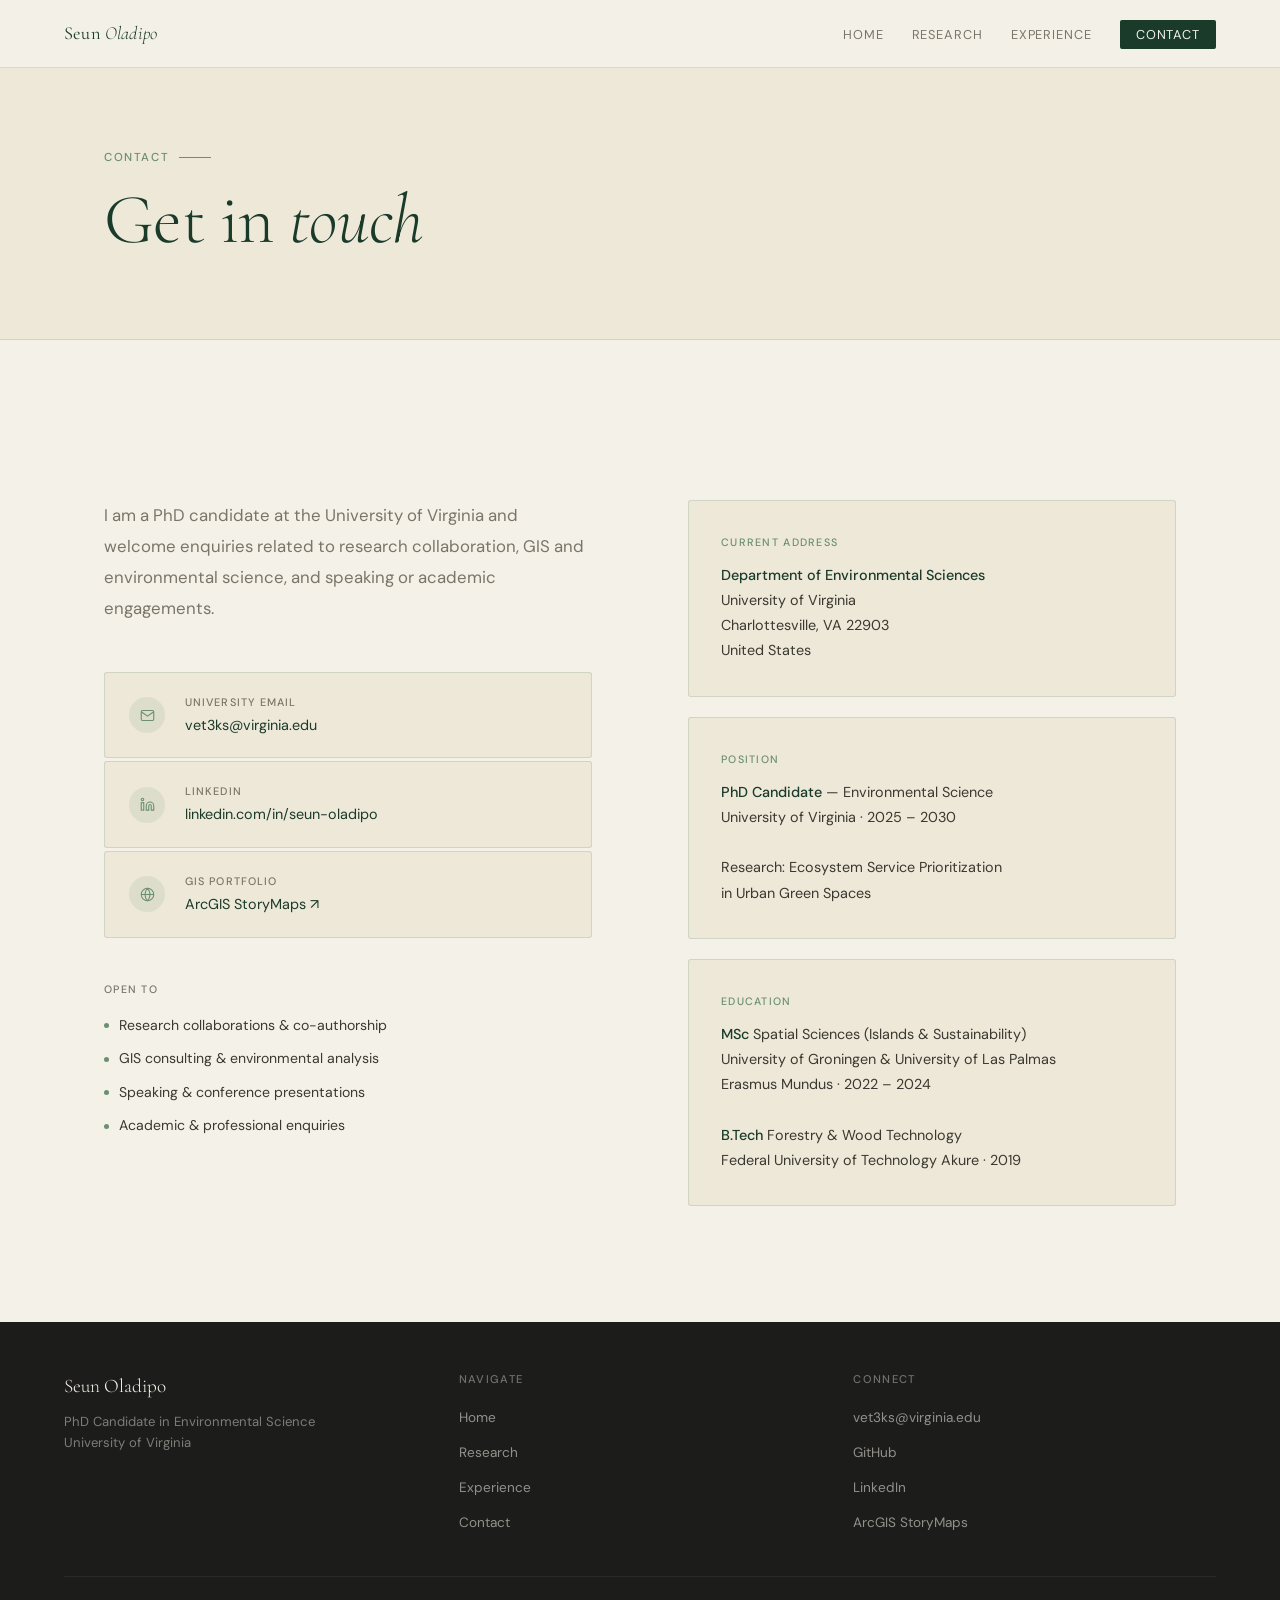
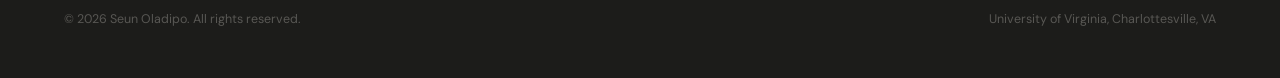
<file: contact.html>
<!DOCTYPE html>
<html lang="en">
<head>
  <meta charset="UTF-8"/>
  <meta name="viewport" content="width=device-width, initial-scale=1.0"/>
  <title>Contact — Seun Oladipo</title>
  <link rel="stylesheet" href="style.css"/>
  <style>
    body { background:var(--cream); }

    .contact-grid {
      display:grid; grid-template-columns:1fr 1fr;
      gap:6rem; margin-top:4rem; align-items:start;
    }

    .contact-intro {
      font-size:1.05rem; color:var(--muted);
      line-height:1.85; margin-bottom:3rem;
    }

    /* contact links */
    .contact-links { display:flex; flex-direction:column; gap:1px; }

    .cl-item {
      display:grid; grid-template-columns:40px 1fr;
      gap:1rem; align-items:center;
      padding:1.25rem 1.5rem;
      background:var(--parchment);
      border:1px solid var(--border);
      border-radius:3px;
      text-decoration:none;
      transition:border-color 0.2s, transform 0.2s;
      margin-bottom:2px;
    }
    .cl-item:hover { border-color:var(--sage); transform:translateX(4px); }

    .cl-icon {
      width:36px; height:36px;
      background:var(--sage-light); border-radius:50%;
      display:flex; align-items:center; justify-content:center;
    }
    .cl-icon svg { width:15px; height:15px; stroke:var(--sage); fill:none; stroke-width:1.75; }

    .cl-label { font-size:0.68rem; font-weight:500; letter-spacing:0.1em; text-transform:uppercase; color:var(--muted); }
    .cl-value { font-size:0.9rem; color:var(--forest); margin-top:0.1rem; }

    /* right side — location + affiliation */
    .contact-right {}

    .detail-block {
      background:var(--parchment);
      border:1px solid var(--border);
      border-radius:3px;
      padding:2rem 2rem;
      margin-bottom:1.25rem;
    }

    .db-label {
      font-size:0.67rem; font-weight:500; letter-spacing:0.12em;
      text-transform:uppercase; color:var(--sage); margin-bottom:0.75rem;
    }

    .db-content { font-size:0.9rem; color:var(--text); line-height:1.75; }
    .db-content strong { color:var(--forest); font-weight:500; }

    /* open to */
    .open-to { margin-top:3rem; }
    .ot-title {
      font-size:0.67rem; font-weight:500; letter-spacing:0.12em;
      text-transform:uppercase; color:var(--muted); margin-bottom:1rem;
    }
    .ot-list { list-style:none; display:flex; flex-direction:column; gap:0.6rem; }
    .ot-list li {
      font-size:0.88rem; color:var(--text);
      display:flex; align-items:center; gap:0.65rem;
    }
    .ot-list li::before { content:''; width:5px; height:5px; border-radius:50%; background:var(--sage); flex-shrink:0; }

    @media (max-width:760px) {
      .contact-grid { grid-template-columns:1fr; gap:3rem; }
    }
  </style>
</head>
<body>

<div class="page-hero">
  <div class="page-hero-inner">
    <div class="section-eyebrow fade">Contact</div>
    <h1 class="fade delay-1">Get in <em>touch</em></h1>
  </div>
</div>

<section>
  <div class="page-wrap">
    <div class="contact-grid">

      <div class="fade">
        <p class="contact-intro">
          I am a PhD candidate at the University of Virginia and welcome
          enquiries related to research collaboration, GIS and environmental
          science, and speaking or academic engagements.
        </p>

        <div class="contact-links">
          <a href="mailto:vet3ks@virginia.edu" class="cl-item">
            <div class="cl-icon">
              <svg viewBox="0 0 24 24"><path d="M4 4h16c1.1 0 2 .9 2 2v12c0 1.1-.9 2-2 2H4c-1.1 0-2-.9-2-2V6c0-1.1.9-2 2-2z"/><polyline points="22,6 12,13 2,6"/></svg>
            </div>
            <div>
              <div class="cl-label">University Email</div>
              <div class="cl-value">vet3ks@virginia.edu</div>
            </div>
          </a>

          <a href="https://www.linkedin.com/in/seun-oladipo" target="_blank" class="cl-item">
            <div class="cl-icon">
              <svg viewBox="0 0 24 24"><path d="M16 8a6 6 0 0 1 6 6v7h-4v-7a2 2 0 0 0-2-2 2 2 0 0 0-2 2v7h-4v-7a6 6 0 0 1 6-6z"/><rect x="2" y="9" width="4" height="12"/><circle cx="4" cy="4" r="2"/></svg>
            </div>
            <div>
              <div class="cl-label">LinkedIn</div>
              <div class="cl-value">linkedin.com/in/seun-oladipo</div>
            </div>
          </a>

          <a href="https://storymaps.arcgis.com/stories/c3c36c5cf6974f988dfd975d9ef1f989" target="_blank" class="cl-item">
            <div class="cl-icon">
              <svg viewBox="0 0 24 24"><circle cx="12" cy="12" r="10"/><line x1="2" y1="12" x2="22" y2="12"/><path d="M12 2a15.3 15.3 0 0 1 4 10 15.3 15.3 0 0 1-4 10 15.3 15.3 0 0 1-4-10 15.3 15.3 0 0 1 4-10z"/></svg>
            </div>
            <div>
              <div class="cl-label">GIS Portfolio</div>
              <div class="cl-value">ArcGIS StoryMaps ↗</div>
            </div>
          </a>
        </div>

        <div class="open-to" style="margin-top:2.5rem;">
          <div class="ot-title">Open to</div>
          <ul class="ot-list">
            <li>Research collaborations &amp; co-authorship</li>
            <li>GIS consulting &amp; environmental analysis</li>
            <li>Speaking &amp; conference presentations</li>
            <li>Academic &amp; professional enquiries</li>
          </ul>
        </div>
      </div>

      <div class="contact-right fade delay-1">
        <div class="detail-block">
          <div class="db-label">Current Address</div>
          <div class="db-content">
            <strong>Department of Environmental Sciences</strong><br>
            University of Virginia<br>
            Charlottesville, VA 22903<br>
            United States
          </div>
        </div>

        <div class="detail-block">
          <div class="db-label">Position</div>
          <div class="db-content">
            <strong>PhD Candidate</strong> — Environmental Science<br>
            University of Virginia · 2025 – 2030<br><br>
            Research: Ecosystem Service Prioritization<br>
            in Urban Green Spaces
          </div>
        </div>

        <div class="detail-block">
          <div class="db-label">Education</div>
          <div class="db-content">
            <strong>MSc</strong> Spatial Sciences (Islands &amp; Sustainability)<br>
            University of Groningen &amp; University of Las Palmas<br>
            Erasmus Mundus · 2022 – 2024<br><br>
            <strong>B.Tech</strong> Forestry &amp; Wood Technology<br>
            Federal University of Technology Akure · 2019
          </div>
        </div>
      </div>

    </div>
  </div>
</section>

<script src="shared.js"></script>
</body>
</html>
</file>
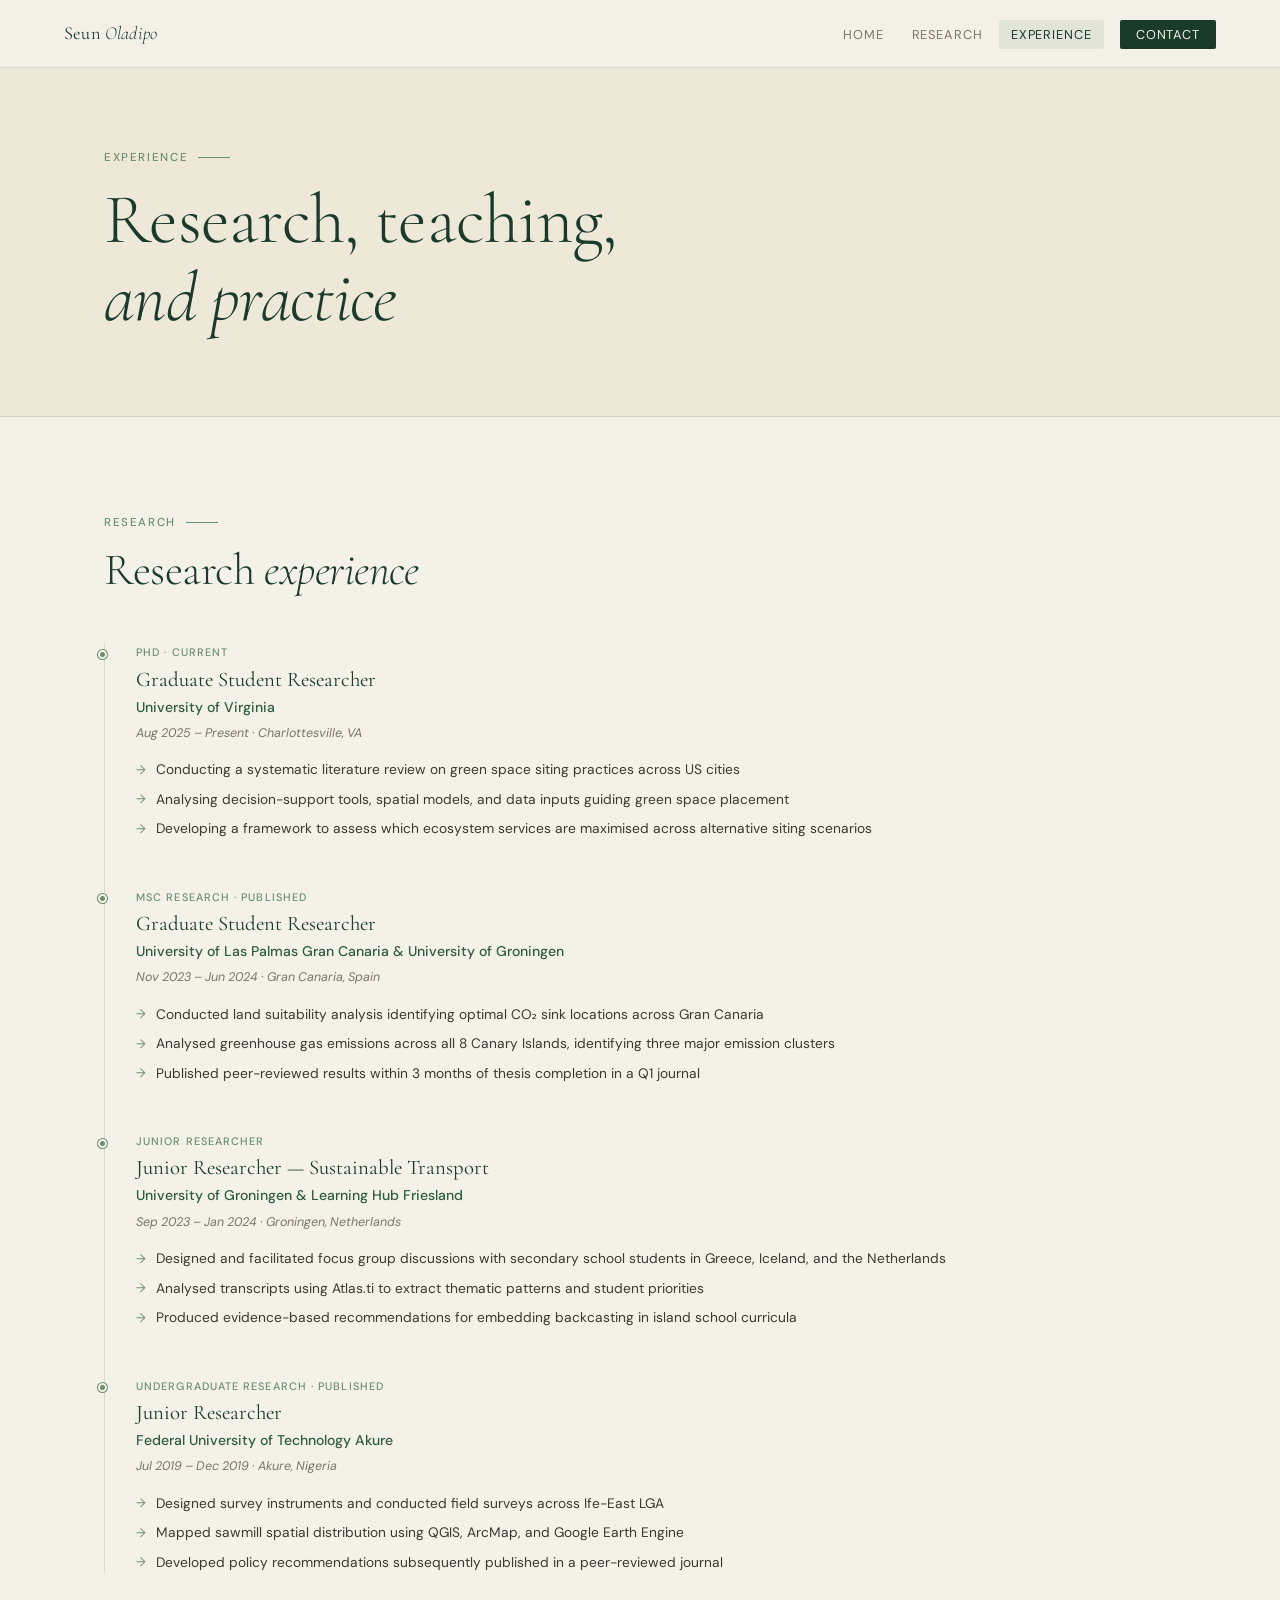
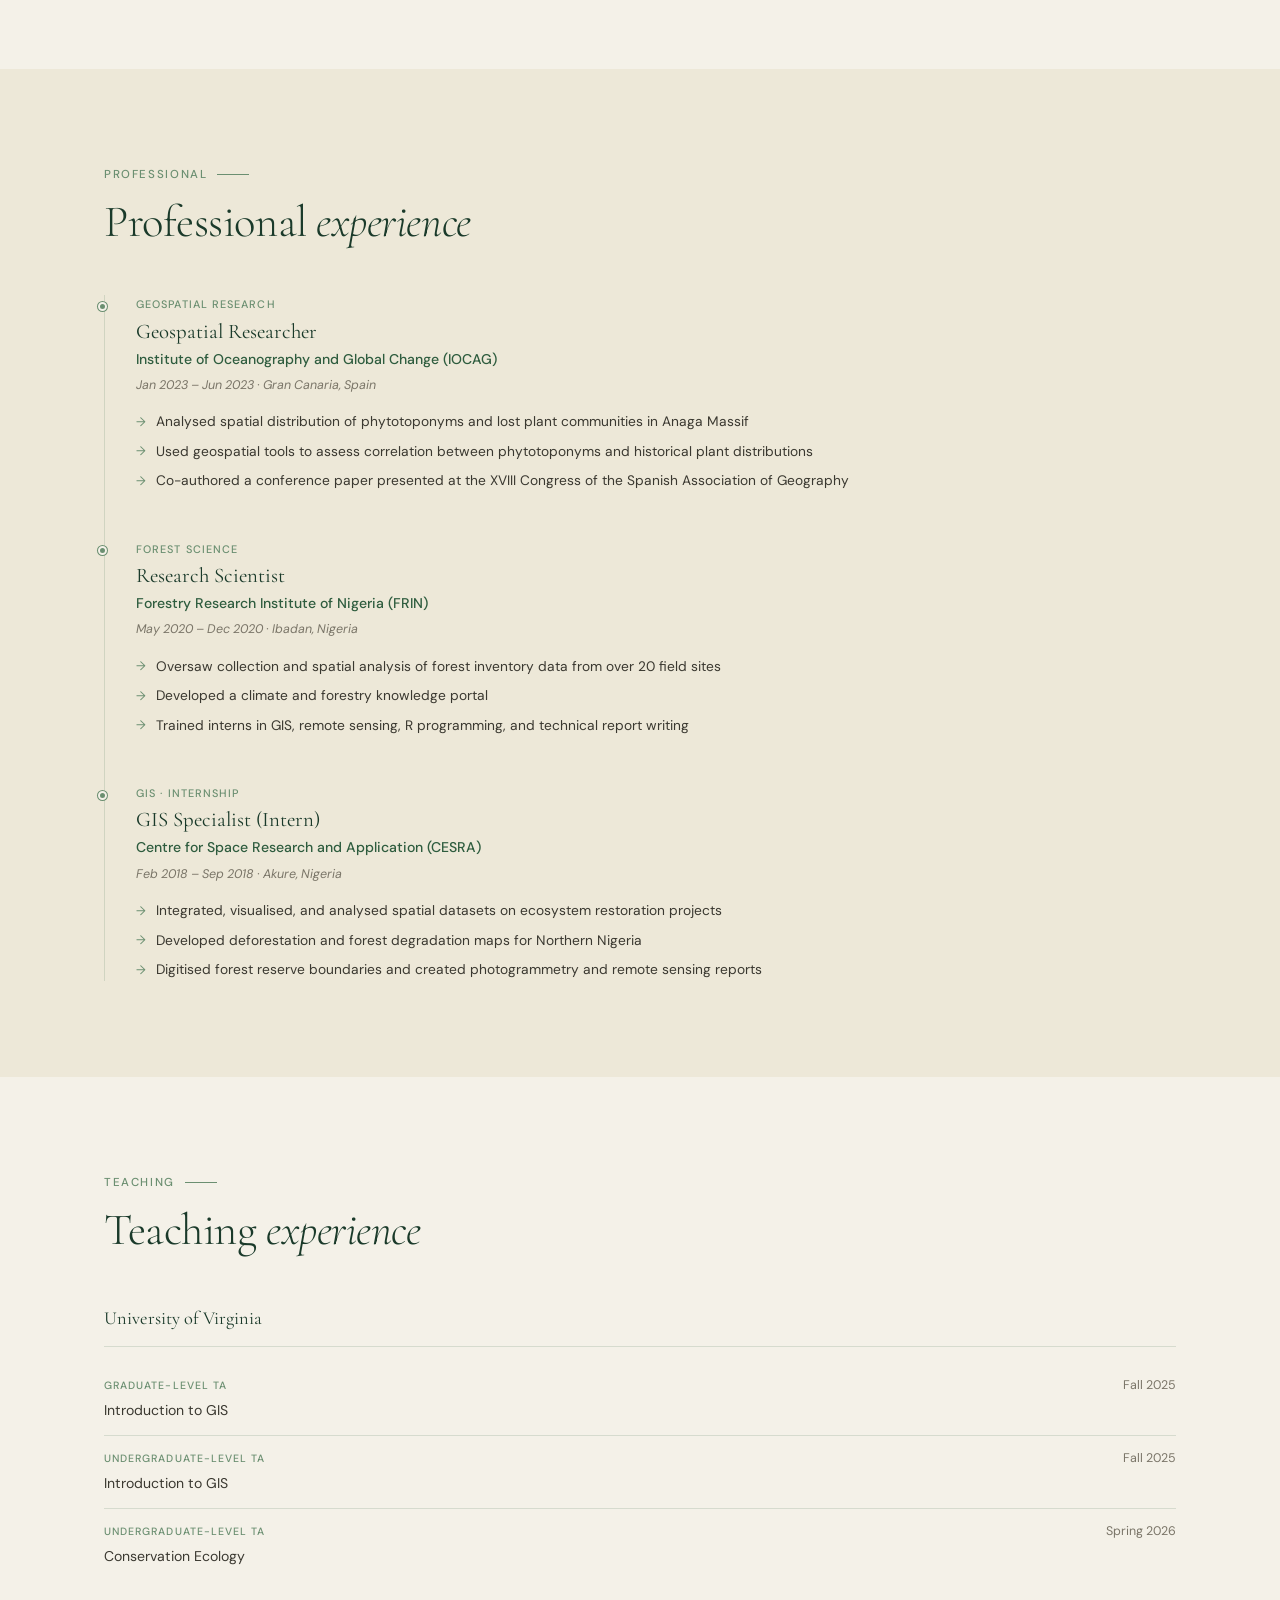
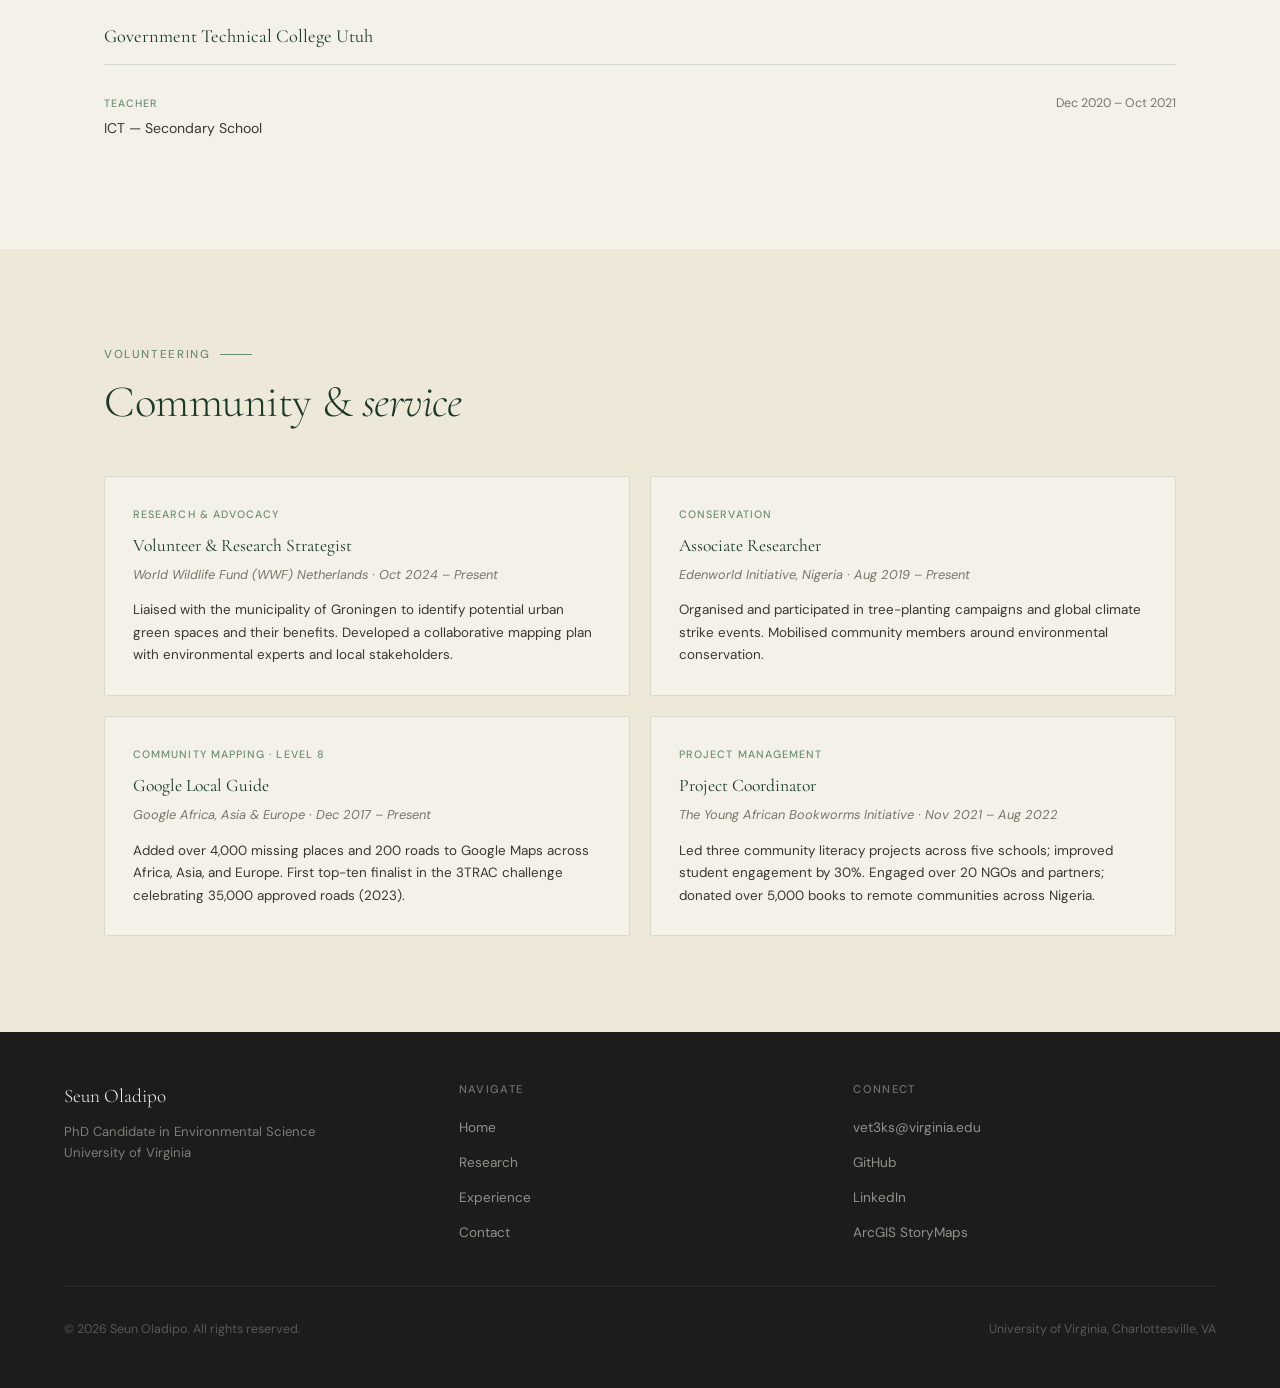
<file: experience.html>
<!DOCTYPE html>
<html lang="en">
<head>
  <meta charset="UTF-8"/>
  <meta name="viewport" content="width=device-width, initial-scale=1.0"/>
  <title>Experience — Seun Oladipo</title>
  <link rel="stylesheet" href="style.css"/>
  <style>
    body { background:var(--cream); }

    /* ── SHARED SECTION STYLE ───────────────────────────── */
    .exp-section { padding:6rem 0; }
    .exp-section:nth-child(even) { background:var(--parchment); }

    /* ── TIMELINE ───────────────────────────────────────── */
    .timeline { position:relative; padding-left:2rem; margin-top:3rem; }
    .timeline::before {
      content:''; position:absolute;
      left:0; top:0; bottom:0;
      width:1px; background:var(--border);
    }

    .tl-item { position:relative; padding-bottom:3rem; }
    .tl-item:last-child { padding-bottom:0; }

    .tl-dot {
      position:absolute; left:-2.4rem; top:0.4rem;
      width:9px; height:9px; border-radius:50%;
      background:var(--sage);
      border:2px solid var(--cream);
      box-shadow:0 0 0 1px var(--sage);
    }

    .tl-category {
      font-size:0.68rem; font-weight:500; letter-spacing:0.1em;
      text-transform:uppercase; color:var(--sage); margin-bottom:0.35rem;
    }

    .tl-title {
      font-family:var(--serif); font-size:1.3rem; font-weight:400;
      color:var(--forest); line-height:1.2; margin-bottom:0.2rem;
    }

    .tl-org { font-size:0.88rem; font-weight:500; color:var(--moss); margin-bottom:0.2rem; }

    .tl-meta { font-size:0.78rem; color:var(--muted); font-style:italic; margin-bottom:0.9rem; }

    .tl-bullets { list-style:none; display:flex; flex-direction:column; gap:0.45rem; }
    .tl-bullets li {
      font-size:0.86rem; color:var(--text); line-height:1.6;
      display:flex; align-items:flex-start; gap:0.6rem;
    }
    .tl-bullets li::before { content:'→'; color:var(--sage); flex-shrink:0; font-size:0.78rem; margin-top:0.15rem; }

    /* ── TEACHING BLOCK ─────────────────────────────────── */
    .teaching-institution {
      margin-bottom:2.5rem;
    }
    .teaching-institution:last-child { margin-bottom:0; }

    .ti-name {
      font-family:var(--serif); font-size:1.15rem; font-weight:400;
      color:var(--forest); margin-bottom:1rem;
      padding-bottom:0.75rem;
      border-bottom:1px solid var(--border);
    }

    .ta-row {
      display:grid; grid-template-columns:1fr auto;
      gap:1rem; align-items:baseline;
      padding:0.75rem 0;
      border-bottom:1px solid var(--border);
      font-size:0.88rem;
    }
    .ta-row:last-child { border-bottom:none; }

    .ta-level {
      font-size:0.66rem; font-weight:500; letter-spacing:0.1em;
      text-transform:uppercase; color:var(--sage);
      display:block; margin-bottom:0.25rem;
    }

    .ta-course { color:var(--text); }

    .ta-term {
      font-size:0.78rem; color:var(--muted);
      white-space:nowrap;
    }

    /* ── VOLUNTEERING ───────────────────────────────────── */
    .vol-grid {
      display:grid; grid-template-columns:1fr 1fr;
      gap:1.25rem; margin-top:3rem;
    }

    .vol-card {
      background:var(--cream); border:1px solid var(--border);
      border-radius:3px; padding:1.75rem;
    }

    .vc-role {
      font-size:0.67rem; font-weight:500; letter-spacing:0.1em;
      text-transform:uppercase; color:var(--sage); margin-bottom:0.5rem;
    }

    .vc-title {
      font-family:var(--serif); font-size:1.1rem; font-weight:400;
      color:var(--forest); margin-bottom:0.2rem;
    }

    .vc-org { font-size:0.8rem; color:var(--muted); margin-bottom:0.85rem; font-style:italic; }

    .vc-desc { font-size:0.84rem; color:var(--text); line-height:1.68; }

    @media (max-width:760px) {
      .vol-grid { grid-template-columns:1fr; }
      .ta-row { grid-template-columns:1fr; gap:0.25rem; }
    }
  </style>
</head>
<body>

<div class="page-hero">
  <div class="page-hero-inner">
    <div class="section-eyebrow fade">Experience</div>
    <h1 class="fade delay-1">Research, teaching,<br><em>and practice</em></h1>
  </div>
</div>

<!-- RESEARCH EXPERIENCE -->
<section class="exp-section">
  <div class="page-wrap">
    <div class="section-eyebrow fade">Research</div>
    <h2 class="fade">Research <em>experience</em></h2>
    <div class="timeline">

      <div class="tl-item fade">
        <div class="tl-dot"></div>
        <div class="tl-category">PhD · Current</div>
        <div class="tl-title">Graduate Student Researcher</div>
        <div class="tl-org">University of Virginia</div>
        <div class="tl-meta">Aug 2025 – Present · Charlottesville, VA</div>
        <ul class="tl-bullets">
          <li>Conducting a systematic literature review on green space siting practices across US cities</li>
          <li>Analysing decision-support tools, spatial models, and data inputs guiding green space placement</li>
          <li>Developing a framework to assess which ecosystem services are maximised across alternative siting scenarios</li>
        </ul>
      </div>

      <div class="tl-item fade delay-1">
        <div class="tl-dot"></div>
        <div class="tl-category">MSc Research · Published</div>
        <div class="tl-title">Graduate Student Researcher</div>
        <div class="tl-org">University of Las Palmas Gran Canaria &amp; University of Groningen</div>
        <div class="tl-meta">Nov 2023 – Jun 2024 · Gran Canaria, Spain</div>
        <ul class="tl-bullets">
          <li>Conducted land suitability analysis identifying optimal CO₂ sink locations across Gran Canaria</li>
          <li>Analysed greenhouse gas emissions across all 8 Canary Islands, identifying three major emission clusters</li>
          <li>Published peer-reviewed results within 3 months of thesis completion in a Q1 journal</li>
        </ul>
      </div>

      <div class="tl-item fade delay-2">
        <div class="tl-dot"></div>
        <div class="tl-category">Junior Researcher</div>
        <div class="tl-title">Junior Researcher — Sustainable Transport</div>
        <div class="tl-org">University of Groningen &amp; Learning Hub Friesland</div>
        <div class="tl-meta">Sep 2023 – Jan 2024 · Groningen, Netherlands</div>
        <ul class="tl-bullets">
          <li>Designed and facilitated focus group discussions with secondary school students in Greece, Iceland, and the Netherlands</li>
          <li>Analysed transcripts using Atlas.ti to extract thematic patterns and student priorities</li>
          <li>Produced evidence-based recommendations for embedding backcasting in island school curricula</li>
        </ul>
      </div>

      <div class="tl-item fade">
        <div class="tl-dot"></div>
        <div class="tl-category">Undergraduate Research · Published</div>
        <div class="tl-title">Junior Researcher</div>
        <div class="tl-org">Federal University of Technology Akure</div>
        <div class="tl-meta">Jul 2019 – Dec 2019 · Akure, Nigeria</div>
        <ul class="tl-bullets">
          <li>Designed survey instruments and conducted field surveys across Ife-East LGA</li>
          <li>Mapped sawmill spatial distribution using QGIS, ArcMap, and Google Earth Engine</li>
          <li>Developed policy recommendations subsequently published in a peer-reviewed journal</li>
        </ul>
      </div>

    </div>
  </div>
</section>

<!-- PROFESSIONAL EXPERIENCE -->
<section class="exp-section">
  <div class="page-wrap">
    <div class="section-eyebrow fade">Professional</div>
    <h2 class="fade">Professional <em>experience</em></h2>
    <div class="timeline">

      <div class="tl-item fade">
        <div class="tl-dot"></div>
        <div class="tl-category">Geospatial Research</div>
        <div class="tl-title">Geospatial Researcher</div>
        <div class="tl-org">Institute of Oceanography and Global Change (IOCAG)</div>
        <div class="tl-meta">Jan 2023 – Jun 2023 · Gran Canaria, Spain</div>
        <ul class="tl-bullets">
          <li>Analysed spatial distribution of phytotoponyms and lost plant communities in Anaga Massif</li>
          <li>Used geospatial tools to assess correlation between phytotoponyms and historical plant distributions</li>
          <li>Co-authored a conference paper presented at the XVIII Congress of the Spanish Association of Geography</li>
        </ul>
      </div>

      <div class="tl-item fade delay-1">
        <div class="tl-dot"></div>
        <div class="tl-category">Forest Science</div>
        <div class="tl-title">Research Scientist</div>
        <div class="tl-org">Forestry Research Institute of Nigeria (FRIN)</div>
        <div class="tl-meta">May 2020 – Dec 2020 · Ibadan, Nigeria</div>
        <ul class="tl-bullets">
          <li>Oversaw collection and spatial analysis of forest inventory data from over 20 field sites</li>
          <li>Developed a climate and forestry knowledge portal</li>
          <li>Trained interns in GIS, remote sensing, R programming, and technical report writing</li>
        </ul>
      </div>

      <div class="tl-item fade delay-2">
        <div class="tl-dot"></div>
        <div class="tl-category">GIS · Internship</div>
        <div class="tl-title">GIS Specialist (Intern)</div>
        <div class="tl-org">Centre for Space Research and Application (CESRA)</div>
        <div class="tl-meta">Feb 2018 – Sep 2018 · Akure, Nigeria</div>
        <ul class="tl-bullets">
          <li>Integrated, visualised, and analysed spatial datasets on ecosystem restoration projects</li>
          <li>Developed deforestation and forest degradation maps for Northern Nigeria</li>
          <li>Digitised forest reserve boundaries and created photogrammetry and remote sensing reports</li>
        </ul>
      </div>

    </div>
  </div>
</section>

<!-- TEACHING -->
<section class="exp-section">
  <div class="page-wrap">
    <div class="section-eyebrow fade">Teaching</div>
    <h2 class="fade">Teaching <em>experience</em></h2>

    <div style="margin-top:3rem;">
      <div class="teaching-institution fade">
        <div class="ti-name">University of Virginia</div>

        <div class="ta-row">
          <div>
            <span class="ta-level">Graduate-level TA</span>
            <span class="ta-course">Introduction to GIS</span>
          </div>
          <span class="ta-term">Fall 2025</span>
        </div>

        <div class="ta-row">
          <div>
            <span class="ta-level">Undergraduate-level TA</span>
            <span class="ta-course">Introduction to GIS</span>
          </div>
          <span class="ta-term">Fall 2025</span>
        </div>

        <div class="ta-row">
          <div>
            <span class="ta-level">Undergraduate-level TA</span>
            <span class="ta-course">Conservation Ecology</span>
          </div>
          <span class="ta-term">Spring 2026</span>
        </div>

      </div>

      <div class="teaching-institution fade delay-1" style="margin-top:2.5rem;">
        <div class="ti-name">Government Technical College Utuh</div>

        <div class="ta-row">
          <div>
            <span class="ta-level">Teacher</span>
            <span class="ta-course">ICT — Secondary School</span>
          </div>
          <span class="ta-term">Dec 2020 – Oct 2021</span>
        </div>
      </div>
    </div>
  </div>
</section>

<!-- VOLUNTEERING -->
<section class="exp-section">
  <div class="page-wrap">
    <div class="section-eyebrow fade">Volunteering</div>
    <h2 class="fade">Community &amp; <em>service</em></h2>
    <div class="vol-grid">

      <div class="vol-card fade">
        <div class="vc-role">Research &amp; Advocacy</div>
        <div class="vc-title">Volunteer &amp; Research Strategist</div>
        <div class="vc-org">World Wildlife Fund (WWF) Netherlands · Oct 2024 – Present</div>
        <div class="vc-desc">Liaised with the municipality of Groningen to identify potential urban green spaces and their benefits. Developed a collaborative mapping plan with environmental experts and local stakeholders.</div>
      </div>

      <div class="vol-card fade delay-1">
        <div class="vc-role">Conservation</div>
        <div class="vc-title">Associate Researcher</div>
        <div class="vc-org">Edenworld Initiative, Nigeria · Aug 2019 – Present</div>
        <div class="vc-desc">Organised and participated in tree-planting campaigns and global climate strike events. Mobilised community members around environmental conservation.</div>
      </div>

      <div class="vol-card fade delay-2">
        <div class="vc-role">Community Mapping · Level 8</div>
        <div class="vc-title">Google Local Guide</div>
        <div class="vc-org">Google Africa, Asia &amp; Europe · Dec 2017 – Present</div>
        <div class="vc-desc">Added over 4,000 missing places and 200 roads to Google Maps across Africa, Asia, and Europe. First top-ten finalist in the 3TRAC challenge celebrating 35,000 approved roads (2023).</div>
      </div>

      <div class="vol-card fade">
        <div class="vc-role">Project Management</div>
        <div class="vc-title">Project Coordinator</div>
        <div class="vc-org">The Young African Bookworms Initiative · Nov 2021 – Aug 2022</div>
        <div class="vc-desc">Led three community literacy projects across five schools; improved student engagement by 30%. Engaged over 20 NGOs and partners; donated over 5,000 books to remote communities across Nigeria.</div>
      </div>

    </div>
  </div>
</section>

<script src="shared.js"></script>
</body>
</html>
</file>
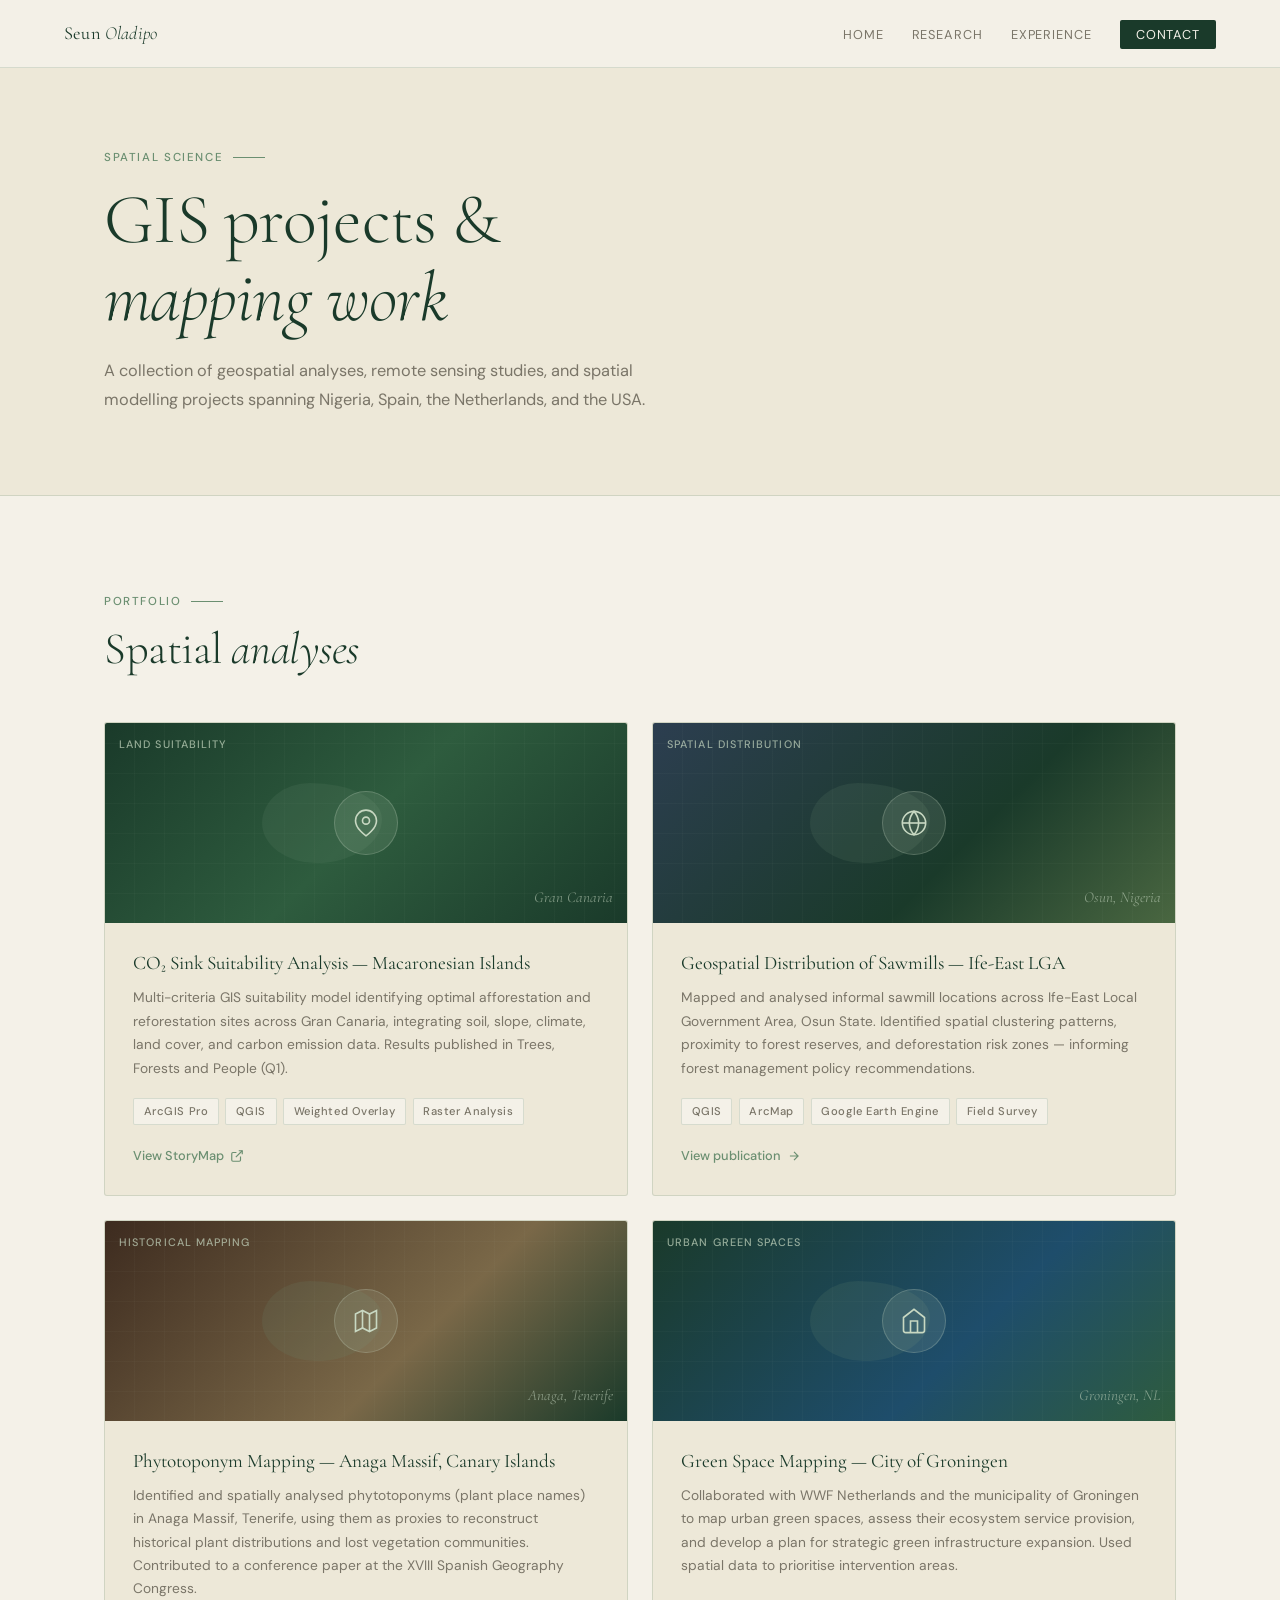
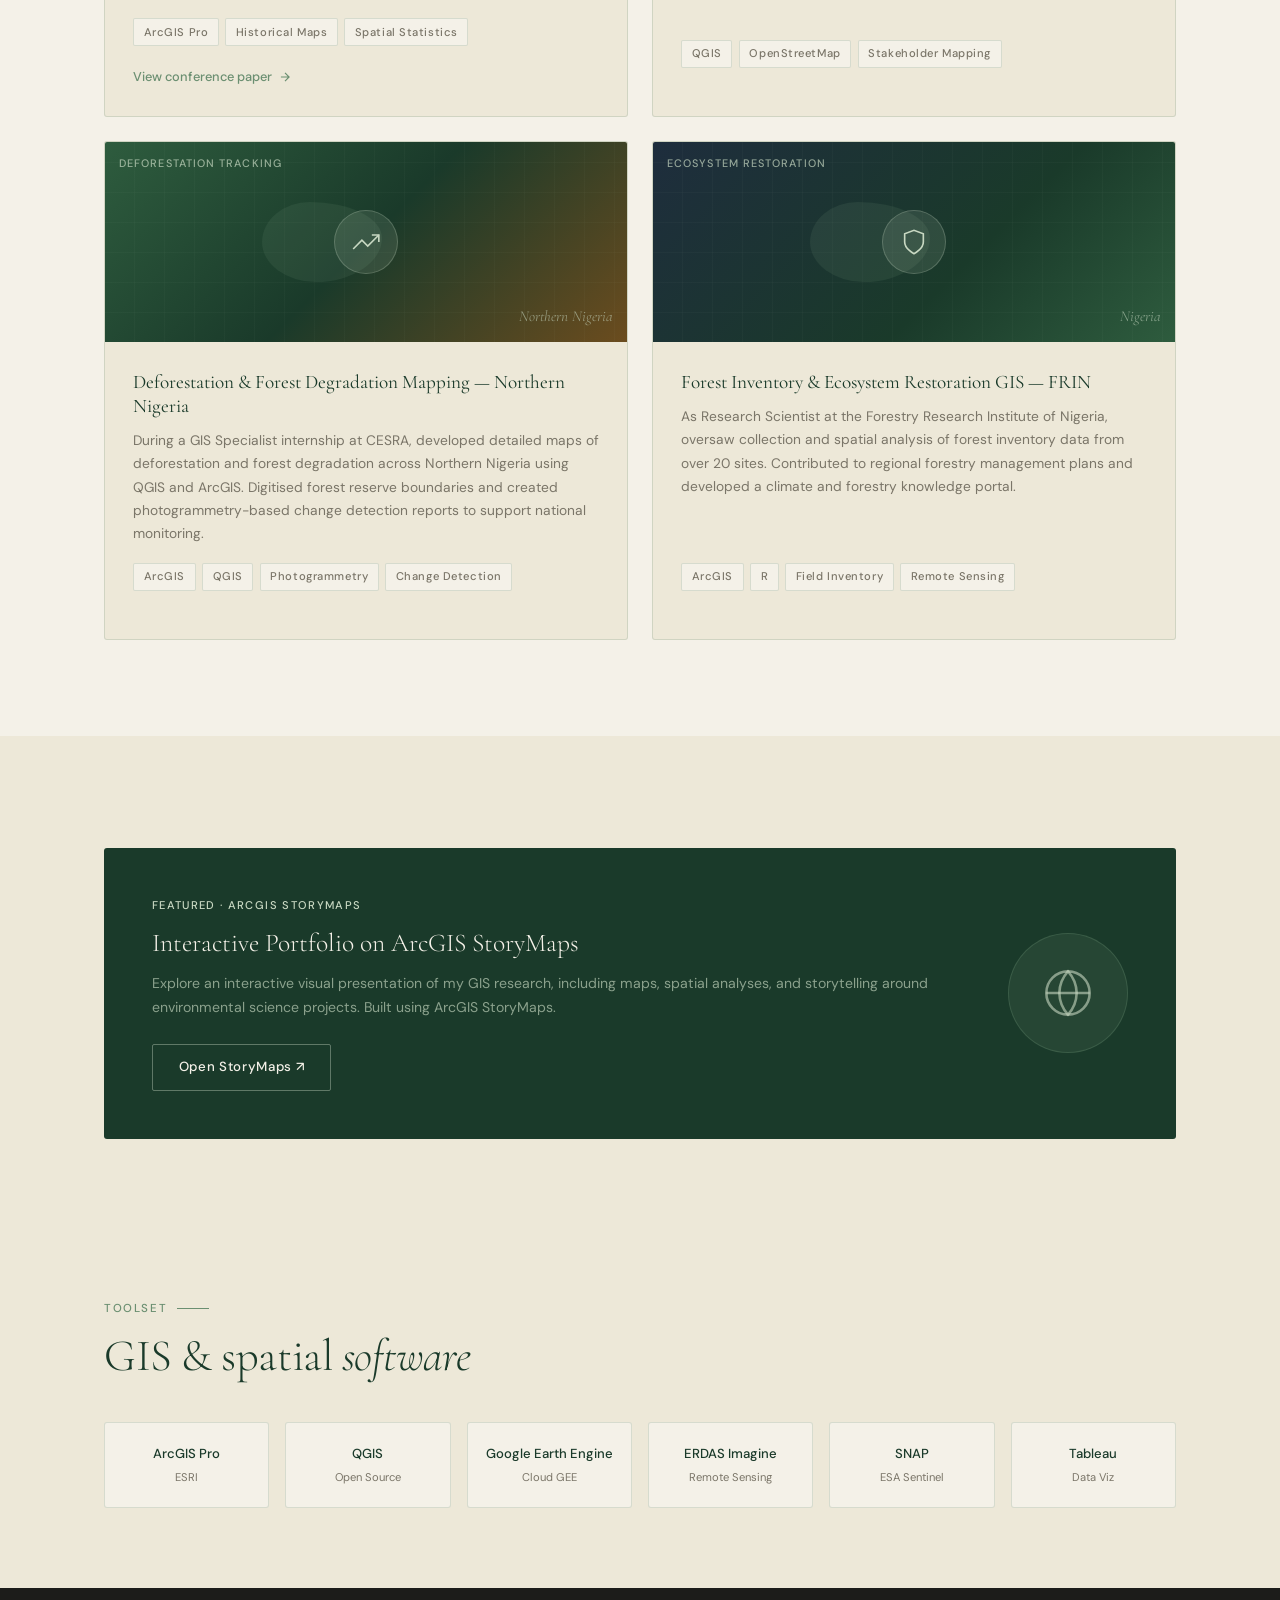
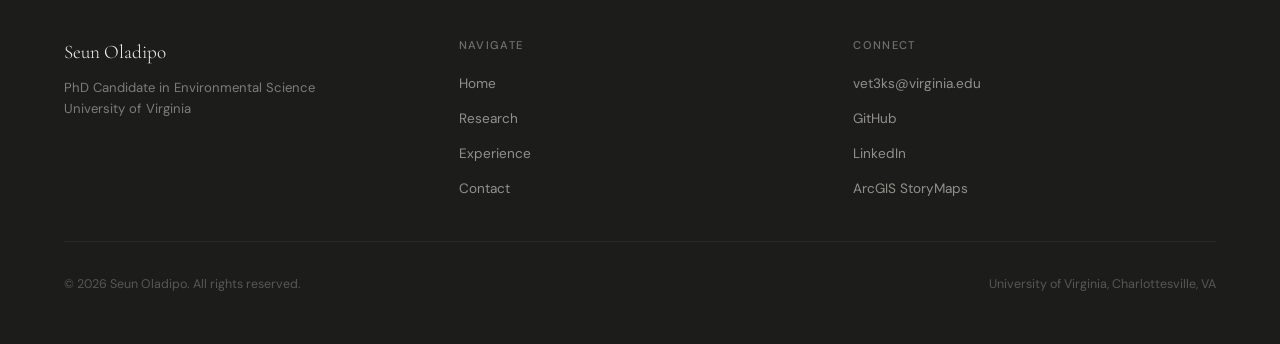
<file: gis.html>
<!DOCTYPE html>
<html lang="en">
<head>
  <meta charset="UTF-8"/>
  <meta name="viewport" content="width=device-width, initial-scale=1.0"/>
  <title>GIS Projects — Seun Oladipo</title>
  <link rel="stylesheet" href="style.css"/>
  <style>
    body { background: var(--cream); }

    /* project grid */
    .gis-grid {
      display: grid;
      grid-template-columns: repeat(2, 1fr);
      gap: 1.5rem;
      margin-top: 3rem;
    }

    .gis-card {
      background: var(--parchment);
      border: 1px solid var(--border);
      border-radius: 3px;
      overflow: hidden;
      transition: transform 0.25s, box-shadow 0.25s;
      display: flex;
      flex-direction: column;
    }
    .gis-card:hover { transform: translateY(-4px); box-shadow: 0 16px 48px rgba(26,58,42,0.09); }

    .gis-card-visual {
      height: 200px;
      position: relative;
      overflow: hidden;
      background: var(--forest);
      display: flex;
      align-items: center;
      justify-content: center;
    }

    /* SVG map-style thumbnail backgrounds */
    .gis-bg-1 { background: linear-gradient(135deg, #1a3a2a 0%, #2e5c3e 50%, #1a3a2a 100%); }
    .gis-bg-2 { background: linear-gradient(135deg, #2c3e50 0%, #1a3a2a 60%, #4a6741 100%); }
    .gis-bg-3 { background: linear-gradient(135deg, #3d2b1f 0%, #7a6848 60%, #1a3a2a 100%); }
    .gis-bg-4 { background: linear-gradient(135deg, #1a3a2a 0%, #1e4d6b 60%, #2e5c3e 100%); }
    .gis-bg-5 { background: linear-gradient(135deg, #2e5c3e 0%, #1a3a2a 50%, #6b4c1e 100%); }
    .gis-bg-6 { background: linear-gradient(135deg, #1e2d3d 0%, #1a3a2a 60%, #2e5c3e 100%); }

    .gis-visual-icon {
      position: relative; z-index: 1;
      display: flex; align-items: center; justify-content: center;
      width: 64px; height: 64px;
      background: rgba(200,216,194,0.12);
      border-radius: 50%;
      border: 1px solid rgba(200,216,194,0.25);
    }
    .gis-visual-icon svg { width: 28px; height: 28px; stroke: var(--mist); fill: none; stroke-width: 1.4; }

    /* decorative grid lines for map feel */
    .gis-card-visual::before {
      content: '';
      position: absolute; inset: 0;
      background-image:
        repeating-linear-gradient(0deg, transparent, transparent 29px, rgba(200,216,194,0.06) 30px),
        repeating-linear-gradient(90deg, transparent, transparent 29px, rgba(200,216,194,0.06) 30px);
    }

    .gis-card-visual::after {
      content: '';
      position: absolute;
      top: 50%; left: 30%;
      width: 120px; height: 80px;
      background: rgba(107,143,113,0.15);
      border-radius: 40% 60% 55% 45% / 50% 45% 55% 50%;
      transform: translateY(-50%);
    }

    .gis-card-label {
      position: absolute;
      top: 12px; left: 14px;
      font-size: 0.68rem; font-weight: 500; letter-spacing: 0.1em;
      text-transform: uppercase; color: rgba(200,216,194,0.7);
      z-index: 2;
    }

    .gis-card-region {
      position: absolute;
      bottom: 12px; right: 14px;
      font-family: var(--serif);
      font-size: 0.95rem; font-style: italic;
      color: rgba(200,216,194,0.55);
      z-index: 2;
    }

    .gis-card-body { padding: 1.75rem; flex: 1; display: flex; flex-direction: column; }

    .gis-card-title {
      font-family: var(--serif);
      font-size: 1.2rem; font-weight: 400;
      color: var(--forest); line-height: 1.25;
      margin-bottom: 0.7rem;
    }

    .gis-card-desc {
      font-size: 0.86rem; color: var(--muted);
      line-height: 1.7; margin-bottom: 1.1rem; flex: 1;
    }

    .gis-card-tools {
      display: flex; flex-wrap: wrap; gap: 0.4rem;
      margin-bottom: 1.25rem;
    }

    .gis-card-tool {
      font-size: 0.7rem; font-weight: 500;
      letter-spacing: 0.05em;
      padding: 0.2rem 0.6rem;
      background: var(--cream);
      border: 1px solid var(--border);
      border-radius: 2px;
      color: var(--muted);
    }

    .gis-card-link {
      display: inline-flex; align-items: center; gap: 0.4rem;
      font-size: 0.8rem; font-weight: 500;
      color: var(--sage); text-decoration: none;
      transition: color 0.2s;
    }
    .gis-card-link:hover { color: var(--forest); }
    .gis-card-link svg { width: 14px; height: 14px; stroke: currentColor; fill: none; stroke-width: 2; }

    /* storymaps highlight */
    .storymaps-highlight {
      background: var(--forest);
      border-radius: 3px;
      padding: 3rem;
      margin-top: 2rem;
      display: grid;
      grid-template-columns: 1fr auto;
      gap: 3rem;
      align-items: center;
    }
    .sm-label {
      font-size: 0.7rem; font-weight: 500; letter-spacing: 0.12em;
      text-transform: uppercase; color: var(--mist); margin-bottom: 0.75rem;
    }
    .sm-title {
      font-family: var(--serif); font-size: 1.6rem; font-weight: 300;
      color: var(--cream); line-height: 1.25; margin-bottom: 0.85rem;
    }
    .sm-desc { font-size: 0.88rem; color: rgba(200,216,194,0.65); line-height: 1.7; }

    /* skills banner */
    .skills-banner { background: var(--parchment); padding: 5rem 0; }
    .software-grid { display: grid; grid-template-columns: repeat(6, 1fr); gap: 1rem; margin-top: 2.5rem; }
    .sw-box {
      background: var(--cream);
      border: 1px solid var(--border);
      border-radius: 3px;
      padding: 1.25rem 1rem;
      text-align: center;
    }
    .sw-name { font-size: 0.82rem; font-weight: 500; color: var(--forest); }
    .sw-cat { font-size: 0.7rem; color: var(--muted); margin-top: 0.2rem; }

    @media (max-width: 860px) {
      .gis-grid { grid-template-columns: 1fr; }
      .storymaps-highlight { grid-template-columns: 1fr; }
      .software-grid { grid-template-columns: repeat(3, 1fr); }
    }
  </style>
</head>
<body>

<div class="page-hero">
  <div class="page-hero-inner">
    <div class="section-eyebrow fade">Spatial Science</div>
    <h1 class="fade delay-1">GIS projects &amp;<br><em>mapping work</em></h1>
    <p class="fade delay-2" style="margin-top:1.25rem; max-width:560px; font-size:1.02rem; color:var(--muted); line-height:1.8;">
      A collection of geospatial analyses, remote sensing studies, and spatial
      modelling projects spanning Nigeria, Spain, the Netherlands, and the USA.
    </p>
  </div>
</div>

<!-- GIS PROJECTS GRID -->
<section>
  <div class="page-wrap">
    <div class="section-eyebrow fade">Portfolio</div>
    <h2 class="fade">Spatial <em>analyses</em></h2>

    <div class="gis-grid">

      <div class="gis-card fade">
        <div class="gis-card-visual gis-bg-1">
          <div class="gis-card-label">Land Suitability</div>
          <div class="gis-visual-icon">
            <svg viewBox="0 0 24 24"><path d="M21 10c0 7-9 13-9 13s-9-6-9-13a9 9 0 0 1 18 0z"/><circle cx="12" cy="10" r="3"/></svg>
          </div>
          <div class="gis-card-region">Gran Canaria</div>
        </div>
        <div class="gis-card-body">
          <div class="gis-card-title">CO₂ Sink Suitability Analysis — Macaronesian Islands</div>
          <div class="gis-card-desc">Multi-criteria GIS suitability model identifying optimal afforestation and reforestation sites across Gran Canaria, integrating soil, slope, climate, land cover, and carbon emission data. Results published in Trees, Forests and People (Q1).</div>
          <div class="gis-card-tools">
            <span class="gis-card-tool">ArcGIS Pro</span>
            <span class="gis-card-tool">QGIS</span>
            <span class="gis-card-tool">Weighted Overlay</span>
            <span class="gis-card-tool">Raster Analysis</span>
          </div>
          <a href="https://storymaps.arcgis.com/stories/c3c36c5cf6974f988dfd975d9ef1f989" target="_blank" class="gis-card-link">View StoryMap <svg viewBox="0 0 24 24"><path d="M18 13v6a2 2 0 0 1-2 2H5a2 2 0 0 1-2-2V8a2 2 0 0 1 2-2h6"/><polyline points="15,3 21,3 21,9"/><line x1="10" y1="14" x2="21" y2="3"/></svg></a>
        </div>
      </div>

      <div class="gis-card fade delay-1">
        <div class="gis-card-visual gis-bg-2">
          <div class="gis-card-label">Spatial Distribution</div>
          <div class="gis-visual-icon">
            <svg viewBox="0 0 24 24"><circle cx="12" cy="12" r="10"/><line x1="2" y1="12" x2="22" y2="12"/><path d="M12 2a15.3 15.3 0 0 1 4 10 15.3 15.3 0 0 1-4 10 15.3 15.3 0 0 1-4-10 15.3 15.3 0 0 1 4-10z"/></svg>
          </div>
          <div class="gis-card-region">Osun, Nigeria</div>
        </div>
        <div class="gis-card-body">
          <div class="gis-card-title">Geospatial Distribution of Sawmills — Ife-East LGA</div>
          <div class="gis-card-desc">Mapped and analysed informal sawmill locations across Ife-East Local Government Area, Osun State. Identified spatial clustering patterns, proximity to forest reserves, and deforestation risk zones — informing forest management policy recommendations.</div>
          <div class="gis-card-tools">
            <span class="gis-card-tool">QGIS</span>
            <span class="gis-card-tool">ArcMap</span>
            <span class="gis-card-tool">Google Earth Engine</span>
            <span class="gis-card-tool">Field Survey</span>
          </div>
          <a href="research.html" class="gis-card-link">View publication <svg viewBox="0 0 24 24"><path d="M5 12h14M12 5l7 7-7 7"/></svg></a>
        </div>
      </div>

      <div class="gis-card fade delay-2">
        <div class="gis-card-visual gis-bg-3">
          <div class="gis-card-label">Historical Mapping</div>
          <div class="gis-visual-icon">
            <svg viewBox="0 0 24 24"><polygon points="3,6 9,3 15,6 21,3 21,18 15,21 9,18 3,21"/><line x1="9" y1="3" x2="9" y2="18"/><line x1="15" y1="6" x2="15" y2="21"/></svg>
          </div>
          <div class="gis-card-region">Anaga, Tenerife</div>
        </div>
        <div class="gis-card-body">
          <div class="gis-card-title">Phytotoponym Mapping — Anaga Massif, Canary Islands</div>
          <div class="gis-card-desc">Identified and spatially analysed phytotoponyms (plant place names) in Anaga Massif, Tenerife, using them as proxies to reconstruct historical plant distributions and lost vegetation communities. Contributed to a conference paper at the XVIII Spanish Geography Congress.</div>
          <div class="gis-card-tools">
            <span class="gis-card-tool">ArcGIS Pro</span>
            <span class="gis-card-tool">Historical Maps</span>
            <span class="gis-card-tool">Spatial Statistics</span>
          </div>
          <a href="research.html" class="gis-card-link">View conference paper <svg viewBox="0 0 24 24"><path d="M5 12h14M12 5l7 7-7 7"/></svg></a>
        </div>
      </div>

      <div class="gis-card fade">
        <div class="gis-card-visual gis-bg-4">
          <div class="gis-card-label">Urban Green Spaces</div>
          <div class="gis-visual-icon">
            <svg viewBox="0 0 24 24"><path d="M3 9l9-7 9 7v11a2 2 0 0 1-2 2H5a2 2 0 0 1-2-2z"/><polyline points="9,22 9,12 15,12 15,22"/></svg>
          </div>
          <div class="gis-card-region">Groningen, NL</div>
        </div>
        <div class="gis-card-body">
          <div class="gis-card-title">Green Space Mapping — City of Groningen</div>
          <div class="gis-card-desc">Collaborated with WWF Netherlands and the municipality of Groningen to map urban green spaces, assess their ecosystem service provision, and develop a plan for strategic green infrastructure expansion. Used spatial data to prioritise intervention areas.</div>
          <div class="gis-card-tools">
            <span class="gis-card-tool">QGIS</span>
            <span class="gis-card-tool">OpenStreetMap</span>
            <span class="gis-card-tool">Stakeholder Mapping</span>
          </div>
        </div>
      </div>

      <div class="gis-card fade delay-1">
        <div class="gis-card-visual gis-bg-5">
          <div class="gis-card-label">Deforestation Tracking</div>
          <div class="gis-visual-icon">
            <svg viewBox="0 0 24 24"><polyline points="23,6 13.5,15.5 8.5,10.5 1,18"/><polyline points="17,6 23,6 23,12"/></svg>
          </div>
          <div class="gis-card-region">Northern Nigeria</div>
        </div>
        <div class="gis-card-body">
          <div class="gis-card-title">Deforestation &amp; Forest Degradation Mapping — Northern Nigeria</div>
          <div class="gis-card-desc">During a GIS Specialist internship at CESRA, developed detailed maps of deforestation and forest degradation across Northern Nigeria using QGIS and ArcGIS. Digitised forest reserve boundaries and created photogrammetry-based change detection reports to support national monitoring.</div>
          <div class="gis-card-tools">
            <span class="gis-card-tool">ArcGIS</span>
            <span class="gis-card-tool">QGIS</span>
            <span class="gis-card-tool">Photogrammetry</span>
            <span class="gis-card-tool">Change Detection</span>
          </div>
        </div>
      </div>

      <div class="gis-card fade delay-2">
        <div class="gis-card-visual gis-bg-6">
          <div class="gis-card-label">Ecosystem Restoration</div>
          <div class="gis-visual-icon">
            <svg viewBox="0 0 24 24"><path d="M12 22s8-4 8-10V5l-8-3-8 3v7c0 6 8 10 8 10z"/></svg>
          </div>
          <div class="gis-card-region">Nigeria</div>
        </div>
        <div class="gis-card-body">
          <div class="gis-card-title">Forest Inventory &amp; Ecosystem Restoration GIS — FRIN</div>
          <div class="gis-card-desc">As Research Scientist at the Forestry Research Institute of Nigeria, oversaw collection and spatial analysis of forest inventory data from over 20 sites. Contributed to regional forestry management plans and developed a climate and forestry knowledge portal.</div>
          <div class="gis-card-tools">
            <span class="gis-card-tool">ArcGIS</span>
            <span class="gis-card-tool">R</span>
            <span class="gis-card-tool">Field Inventory</span>
            <span class="gis-card-tool">Remote Sensing</span>
          </div>
        </div>
      </div>

    </div>
  </div>
</section>

<!-- STORYMAPS HIGHLIGHT -->
<section style="background: var(--parchment); padding: 5rem 0;">
  <div class="page-wrap">
    <div class="storymaps-highlight fade">
      <div>
        <div class="sm-label">Featured · ArcGIS StoryMaps</div>
        <div class="sm-title">Interactive Portfolio on ArcGIS StoryMaps</div>
        <div class="sm-desc" style="margin-bottom: 1.5rem;">Explore an interactive visual presentation of my GIS research, including maps, spatial analyses, and storytelling around environmental science projects. Built using ArcGIS StoryMaps.</div>
        <a href="https://storymaps.arcgis.com/stories/c3c36c5cf6974f988dfd975d9ef1f989" target="_blank" class="btn btn-outline" style="border-color: rgba(200,216,194,0.4); color: var(--cream);">Open StoryMaps ↗</a>
      </div>
      <div style="text-align: center;">
        <div style="width: 120px; height: 120px; border-radius: 50%; background: rgba(107,143,113,0.15); border: 1px solid rgba(107,143,113,0.3); display: flex; align-items: center; justify-content: center;">
          <svg width="52" height="52" viewBox="0 0 24 24" fill="none" stroke="rgba(200,216,194,0.6)" stroke-width="1.2"><circle cx="12" cy="12" r="10"/><line x1="2" y1="12" x2="22" y2="12"/><path d="M12 2a15.3 15.3 0 0 1 4 10 15.3 15.3 0 0 1-4 10 15.3 15.3 0 0 1-4-10 15.3 15.3 0 0 1 4-10z"/></svg>
        </div>
      </div>
    </div>
  </div>
</section>

<!-- SOFTWARE -->
<section class="skills-banner">
  <div class="page-wrap">
    <div class="section-eyebrow fade">Toolset</div>
    <h2 class="fade">GIS &amp; spatial <em>software</em></h2>
    <div class="software-grid">
      <div class="sw-box fade"><div class="sw-name">ArcGIS Pro</div><div class="sw-cat">ESRI</div></div>
      <div class="sw-box fade delay-1"><div class="sw-name">QGIS</div><div class="sw-cat">Open Source</div></div>
      <div class="sw-box fade delay-2"><div class="sw-name">Google Earth Engine</div><div class="sw-cat">Cloud GEE</div></div>
      <div class="sw-box fade"><div class="sw-name">ERDAS Imagine</div><div class="sw-cat">Remote Sensing</div></div>
      <div class="sw-box fade delay-1"><div class="sw-name">SNAP</div><div class="sw-cat">ESA Sentinel</div></div>
      <div class="sw-box fade delay-2"><div class="sw-name">Tableau</div><div class="sw-cat">Data Viz</div></div>
    </div>
  </div>
</section>

<script src="shared.js"></script>
</body>
</html>
</file>
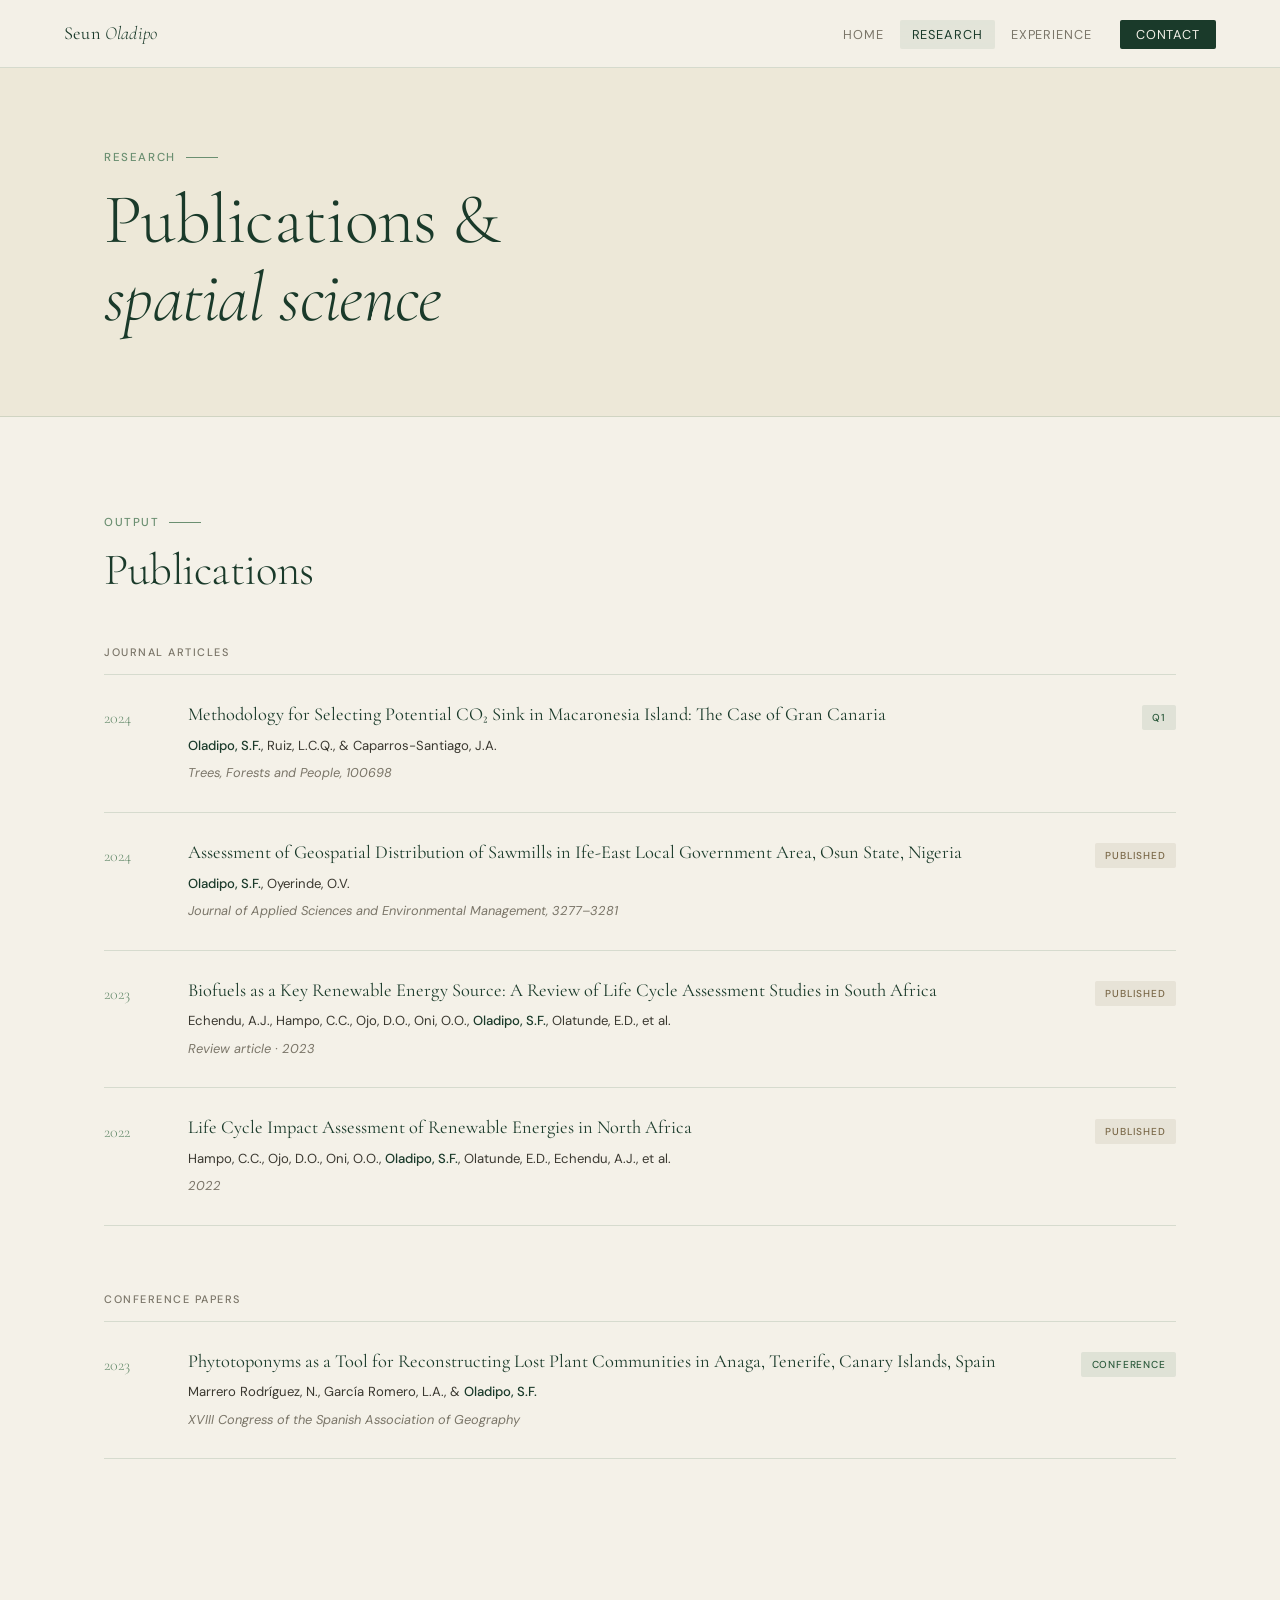
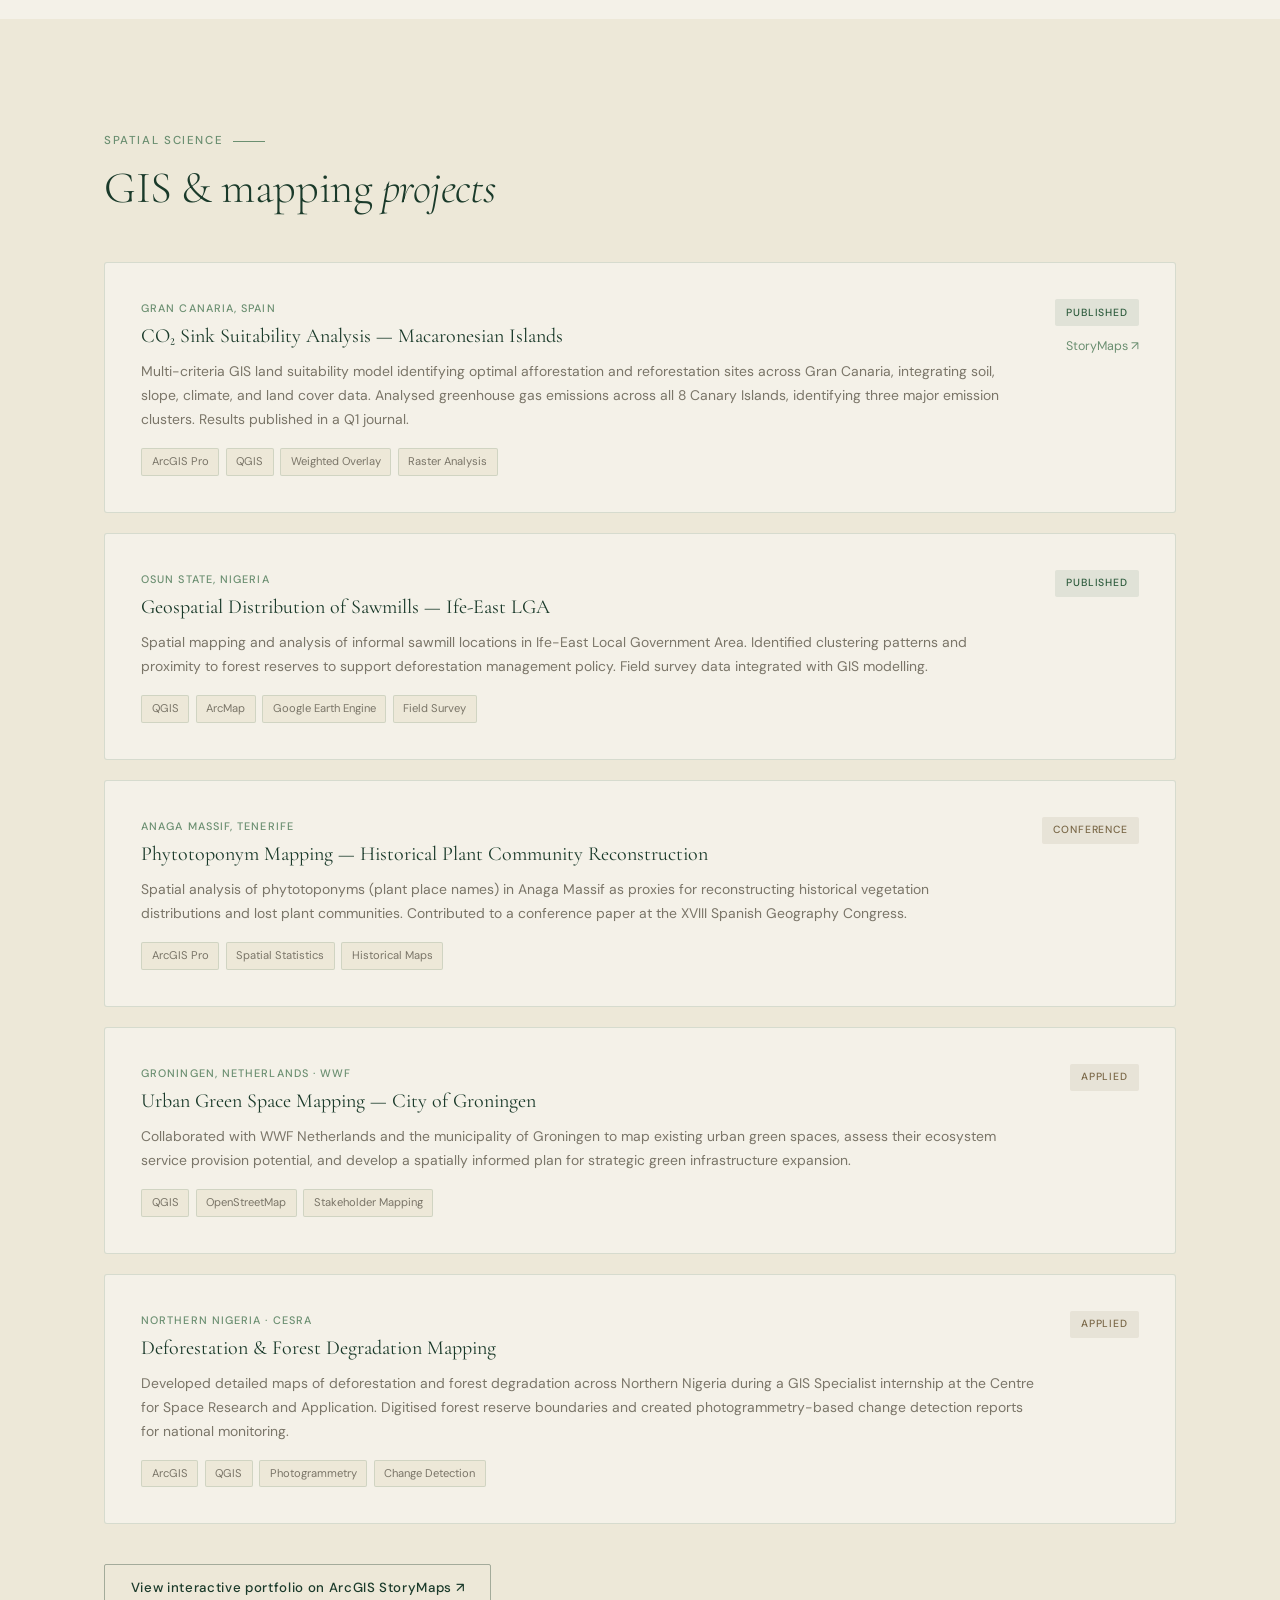
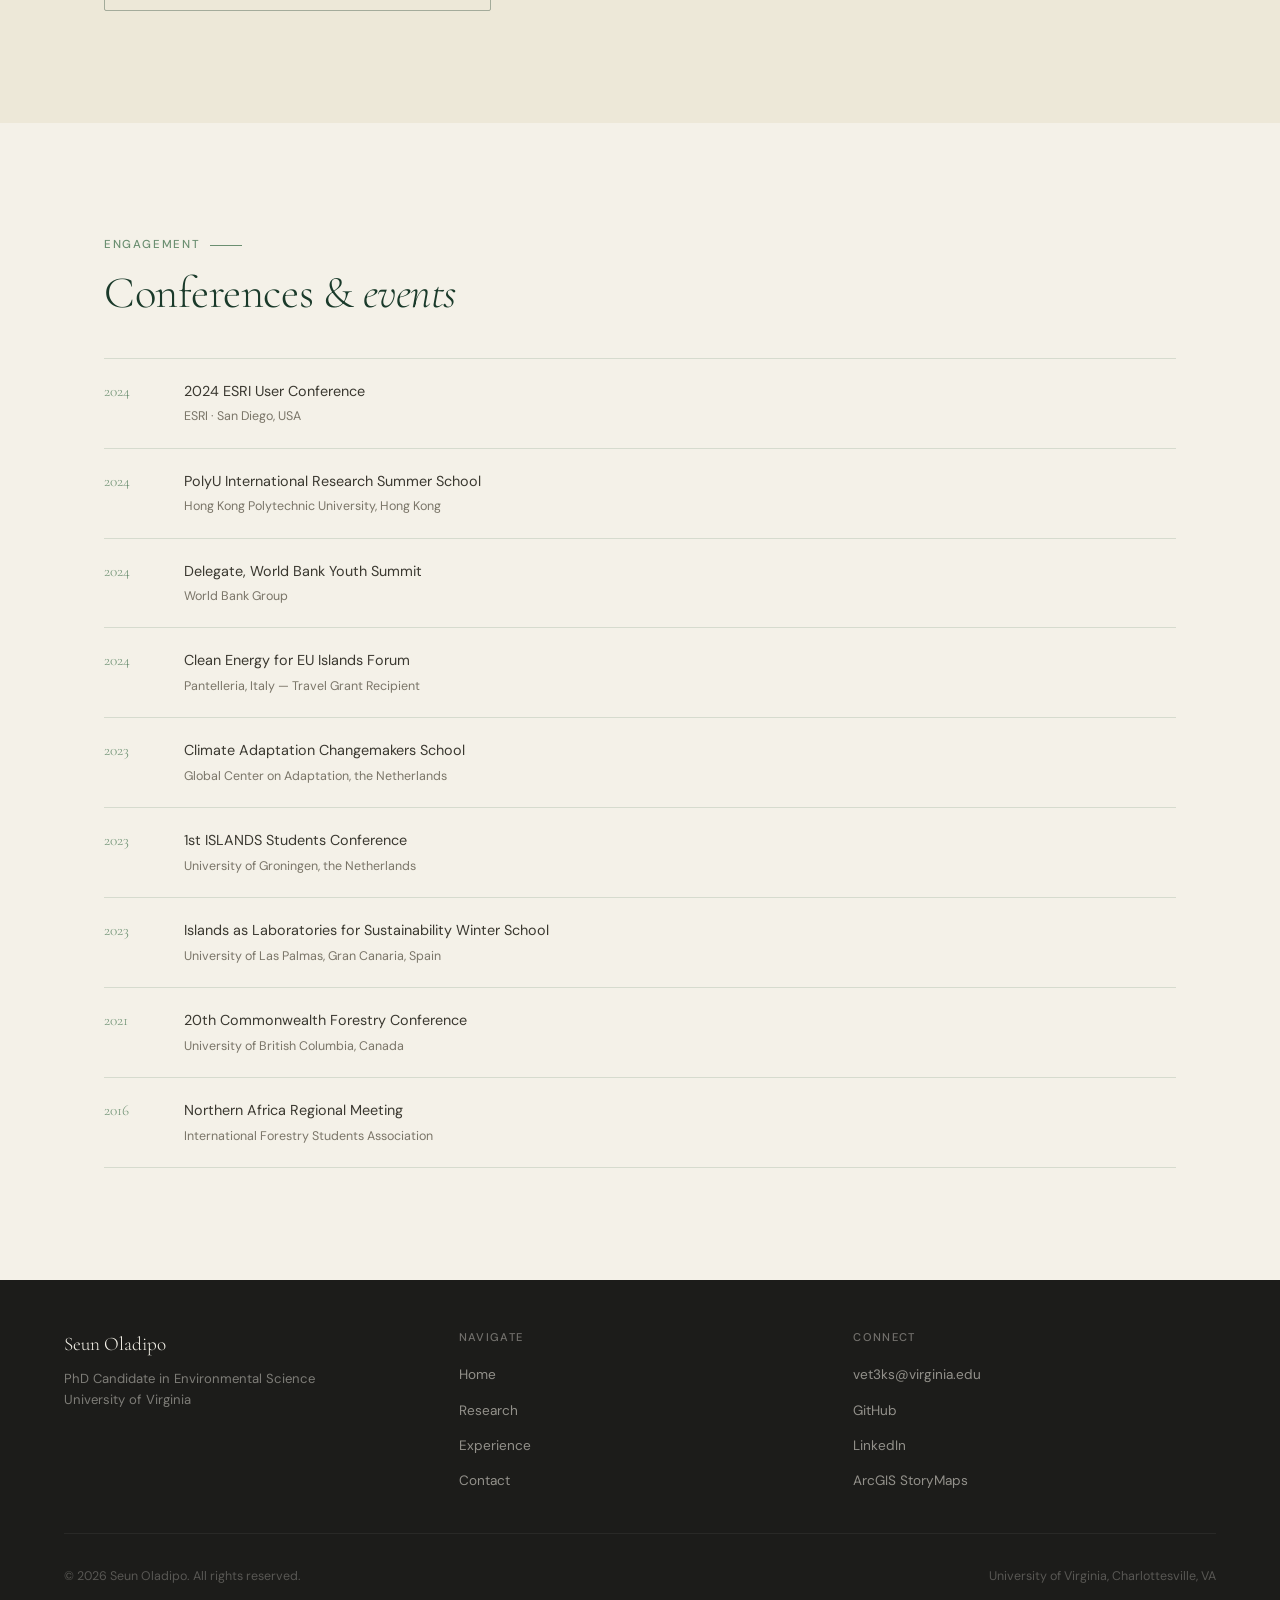
<file: research.html>
<!DOCTYPE html>
<html lang="en">
<head>
  <meta charset="UTF-8"/>
  <meta name="viewport" content="width=device-width, initial-scale=1.0"/>
  <title>Research — Seun Oladipo</title>
  <link rel="stylesheet" href="style.css"/>
  <style>
    body { background:var(--cream); }

    /* ── PUBLICATIONS ───────────────────────────────────── */
    .pub-block { margin-bottom:4rem; }

    .pub-type-heading {
      font-size:0.68rem; font-weight:500; letter-spacing:0.14em;
      text-transform:uppercase; color:var(--muted);
      padding-bottom:0.75rem;
      border-bottom:1px solid var(--border);
      margin-bottom:0;
    }

    .pub-entry {
      border-bottom:1px solid var(--border);
      padding:1.75rem 0;
      display:grid;
      grid-template-columns:56px 1fr auto;
      gap:1.75rem; align-items:start;
    }

    .pe-year { font-family:var(--serif); font-size:1rem; font-weight:300; color:var(--sage); padding-top:0.15rem; }

    .pe-title { font-family:var(--serif); font-size:1.15rem; font-weight:400; color:var(--forest); line-height:1.3; margin-bottom:0.5rem; }
    .pe-authors { font-size:0.82rem; color:var(--text); margin-bottom:0.3rem; }
    .pe-authors strong { color:var(--forest); font-weight:500; }
    .pe-venue { font-size:0.8rem; color:var(--muted); font-style:italic; }

    .pe-badge {
      font-size:0.63rem; font-weight:500; letter-spacing:0.08em;
      text-transform:uppercase; padding:0.25rem 0.65rem;
      border-radius:2px; white-space:nowrap; flex-shrink:0; margin-top:0.15rem;
    }
    .badge-q1  { background:rgba(107,143,113,0.15); color:var(--moss); }
    .badge-pub { background:rgba(122,104,72,0.10); color:var(--earth); }
    .badge-conf{ background:rgba(46,92,62,0.10); color:var(--moss); }

    /* ── GIS PROJECTS ───────────────────────────────────── */
    .gis-section { background:var(--parchment); padding:7rem 0; }

    .gis-list { display:flex; flex-direction:column; gap:1.25rem; margin-top:3rem; }

    .gis-card {
      background:var(--cream);
      border:1px solid var(--border);
      border-radius:3px;
      padding:2.25rem;
      display:grid;
      grid-template-columns:1fr auto;
      gap:2rem;
      align-items:start;
      position:relative; overflow:hidden;
      transition:box-shadow 0.2s;
    }
    .gis-card:hover { box-shadow:0 8px 32px rgba(26,58,42,0.07); }

    .gis-card::before {
      content:''; position:absolute;
      left:0; top:0; bottom:0; width:3px;
      background:var(--sage); opacity:0;
      transition:opacity 0.25s;
    }
    .gis-card:hover::before { opacity:1; }

    .gc-region {
      font-size:0.68rem; font-weight:500; letter-spacing:0.1em;
      text-transform:uppercase; color:var(--sage); margin-bottom:0.45rem;
    }

    .gc-title { font-family:var(--serif); font-size:1.25rem; font-weight:400; color:var(--forest); line-height:1.2; margin-bottom:0.75rem; }

    .gc-desc { font-size:0.87rem; color:var(--muted); line-height:1.72; margin-bottom:1rem; }

    .gc-tools { display:flex; flex-wrap:wrap; gap:0.4rem; }

    .gc-tool {
      font-size:0.7rem; padding:0.2rem 0.6rem;
      background:var(--parchment); border:1px solid var(--border);
      border-radius:2px; color:var(--muted);
    }

    .gc-side { display:flex; flex-direction:column; gap:0.6rem; align-items:flex-end; }

    .gc-status {
      font-size:0.65rem; font-weight:500; letter-spacing:0.08em;
      text-transform:uppercase; padding:0.3rem 0.7rem; border-radius:2px;
    }
    .status-pub  { background:rgba(107,143,113,0.15); color:var(--moss); }
    .status-app  { background:rgba(122,104,72,0.10); color:var(--earth); }
    .status-live { background:rgba(46,92,62,0.12); color:var(--forest); }

    .gc-link {
      font-size:0.78rem; color:var(--sage); text-decoration:none;
      display:flex; align-items:center; gap:0.3rem;
      transition:color 0.2s;
    }
    .gc-link:hover { color:var(--forest); }

    /* ── CONFERENCES ────────────────────────────────────── */
    .conf-section { background:var(--cream); padding:7rem 0; }

    .conf-list { list-style:none; margin-top:2.5rem; }

    .conf-item {
      display:grid; grid-template-columns:56px 1fr;
      gap:1.5rem; padding:1.25rem 0;
      border-top:1px solid var(--border);
    }
    .conf-item:last-child { border-bottom:1px solid var(--border); }

    .ci-year { font-family:var(--serif); font-size:0.95rem; font-weight:300; color:var(--sage); }
    .ci-title { font-size:0.9rem; color:var(--text); margin-bottom:0.2rem; }
    .ci-event { font-size:0.78rem; color:var(--muted); }

    @media (max-width:760px) {
      .pub-entry { grid-template-columns:44px 1fr; }
      .pe-badge { display:none; }
      .gis-card { grid-template-columns:1fr; }
      .gc-side { align-items:flex-start; flex-direction:row; }
    }
  </style>
</head>
<body>

<div class="page-hero">
  <div class="page-hero-inner">
    <div class="section-eyebrow fade">Research</div>
    <h1 class="fade delay-1">Publications &amp;<br><em>spatial science</em></h1>
  </div>
</div>

<!-- PUBLICATIONS -->
<section>
  <div class="page-wrap">
    <div class="section-eyebrow fade">Output</div>
    <h2 class="fade">Publications</h2>

    <div style="margin-top:3rem;">

      <!-- Journal articles -->
      <div class="pub-block">
        <div class="pub-type-heading fade">Journal Articles</div>

        <div class="pub-entry fade">
          <div class="pe-year">2024</div>
          <div>
            <div class="pe-title">Methodology for Selecting Potential CO₂ Sink in Macaronesia Island: The Case of Gran Canaria</div>
            <div class="pe-authors"><strong>Oladipo, S.F.</strong>, Ruiz, L.C.Q., &amp; Caparros-Santiago, J.A.</div>
            <div class="pe-venue">Trees, Forests and People, 100698</div>
          </div>
          <span class="pe-badge badge-q1">Q1</span>
        </div>

        <div class="pub-entry fade delay-1">
          <div class="pe-year">2024</div>
          <div>
            <div class="pe-title">Assessment of Geospatial Distribution of Sawmills in Ife-East Local Government Area, Osun State, Nigeria</div>
            <div class="pe-authors"><strong>Oladipo, S.F.</strong>, Oyerinde, O.V.</div>
            <div class="pe-venue">Journal of Applied Sciences and Environmental Management, 3277–3281</div>
          </div>
          <span class="pe-badge badge-pub">Published</span>
        </div>

        <div class="pub-entry fade delay-2">
          <div class="pe-year">2023</div>
          <div>
            <div class="pe-title">Biofuels as a Key Renewable Energy Source: A Review of Life Cycle Assessment Studies in South Africa</div>
            <div class="pe-authors">Echendu, A.J., Hampo, C.C., Ojo, D.O., Oni, O.O., <strong>Oladipo, S.F.</strong>, Olatunde, E.D., et al.</div>
            <div class="pe-venue">Review article · 2023</div>
          </div>
          <span class="pe-badge badge-pub">Published</span>
        </div>

        <div class="pub-entry fade">
          <div class="pe-year">2022</div>
          <div>
            <div class="pe-title">Life Cycle Impact Assessment of Renewable Energies in North Africa</div>
            <div class="pe-authors">Hampo, C.C., Ojo, D.O., Oni, O.O., <strong>Oladipo, S.F.</strong>, Olatunde, E.D., Echendu, A.J., et al.</div>
            <div class="pe-venue">2022</div>
          </div>
          <span class="pe-badge badge-pub">Published</span>
        </div>
      </div>

      <!-- Conference papers -->
      <div class="pub-block">
        <div class="pub-type-heading fade">Conference Papers</div>

        <div class="pub-entry fade">
          <div class="pe-year">2023</div>
          <div>
            <div class="pe-title">Phytotoponyms as a Tool for Reconstructing Lost Plant Communities in Anaga, Tenerife, Canary Islands, Spain</div>
            <div class="pe-authors">Marrero Rodríguez, N., García Romero, L.A., &amp; <strong>Oladipo, S.F.</strong></div>
            <div class="pe-venue">XVIII Congress of the Spanish Association of Geography</div>
          </div>
          <span class="pe-badge badge-conf">Conference</span>
        </div>
      </div>

    </div>
  </div>
</section>

<!-- GIS PROJECTS -->
<section class="gis-section" id="gis">
  <div class="page-wrap">
    <div class="section-eyebrow fade">Spatial Science</div>
    <h2 class="fade">GIS &amp; mapping <em>projects</em></h2>

    <div class="gis-list">

      <div class="gis-card fade">
        <div>
          <div class="gc-region">Gran Canaria, Spain</div>
          <div class="gc-title">CO₂ Sink Suitability Analysis — Macaronesian Islands</div>
          <div class="gc-desc">Multi-criteria GIS land suitability model identifying optimal afforestation and reforestation sites across Gran Canaria, integrating soil, slope, climate, and land cover data. Analysed greenhouse gas emissions across all 8 Canary Islands, identifying three major emission clusters. Results published in a Q1 journal.</div>
          <div class="gc-tools">
            <span class="gc-tool">ArcGIS Pro</span>
            <span class="gc-tool">QGIS</span>
            <span class="gc-tool">Weighted Overlay</span>
            <span class="gc-tool">Raster Analysis</span>
          </div>
        </div>
        <div class="gc-side">
          <span class="gc-status status-pub">Published</span>
          <a href="https://storymaps.arcgis.com/stories/c3c36c5cf6974f988dfd975d9ef1f989" target="_blank" class="gc-link">StoryMaps ↗</a>
        </div>
      </div>

      <div class="gis-card fade delay-1">
        <div>
          <div class="gc-region">Osun State, Nigeria</div>
          <div class="gc-title">Geospatial Distribution of Sawmills — Ife-East LGA</div>
          <div class="gc-desc">Spatial mapping and analysis of informal sawmill locations in Ife-East Local Government Area. Identified clustering patterns and proximity to forest reserves to support deforestation management policy. Field survey data integrated with GIS modelling.</div>
          <div class="gc-tools">
            <span class="gc-tool">QGIS</span>
            <span class="gc-tool">ArcMap</span>
            <span class="gc-tool">Google Earth Engine</span>
            <span class="gc-tool">Field Survey</span>
          </div>
        </div>
        <div class="gc-side">
          <span class="gc-status status-pub">Published</span>
        </div>
      </div>

      <div class="gis-card fade delay-2">
        <div>
          <div class="gc-region">Anaga Massif, Tenerife</div>
          <div class="gc-title">Phytotoponym Mapping — Historical Plant Community Reconstruction</div>
          <div class="gc-desc">Spatial analysis of phytotoponyms (plant place names) in Anaga Massif as proxies for reconstructing historical vegetation distributions and lost plant communities. Contributed to a conference paper at the XVIII Spanish Geography Congress.</div>
          <div class="gc-tools">
            <span class="gc-tool">ArcGIS Pro</span>
            <span class="gc-tool">Spatial Statistics</span>
            <span class="gc-tool">Historical Maps</span>
          </div>
        </div>
        <div class="gc-side">
          <span class="gc-status status-app">Conference</span>
        </div>
      </div>

      <div class="gis-card fade">
        <div>
          <div class="gc-region">Groningen, Netherlands · WWF</div>
          <div class="gc-title">Urban Green Space Mapping — City of Groningen</div>
          <div class="gc-desc">Collaborated with WWF Netherlands and the municipality of Groningen to map existing urban green spaces, assess their ecosystem service provision potential, and develop a spatially informed plan for strategic green infrastructure expansion.</div>
          <div class="gc-tools">
            <span class="gc-tool">QGIS</span>
            <span class="gc-tool">OpenStreetMap</span>
            <span class="gc-tool">Stakeholder Mapping</span>
          </div>
        </div>
        <div class="gc-side">
          <span class="gc-status status-app">Applied</span>
        </div>
      </div>

      <div class="gis-card fade delay-1">
        <div>
          <div class="gc-region">Northern Nigeria · CESRA</div>
          <div class="gc-title">Deforestation &amp; Forest Degradation Mapping</div>
          <div class="gc-desc">Developed detailed maps of deforestation and forest degradation across Northern Nigeria during a GIS Specialist internship at the Centre for Space Research and Application. Digitised forest reserve boundaries and created photogrammetry-based change detection reports for national monitoring.</div>
          <div class="gc-tools">
            <span class="gc-tool">ArcGIS</span>
            <span class="gc-tool">QGIS</span>
            <span class="gc-tool">Photogrammetry</span>
            <span class="gc-tool">Change Detection</span>
          </div>
        </div>
        <div class="gc-side">
          <span class="gc-status status-app">Applied</span>
        </div>
      </div>

    </div>

    <div style="margin-top:2.5rem;" class="fade">
      <a href="https://storymaps.arcgis.com/stories/c3c36c5cf6974f988dfd975d9ef1f989" target="_blank" class="btn btn-outline">View interactive portfolio on ArcGIS StoryMaps ↗</a>
    </div>
  </div>
</section>

<!-- CONFERENCES -->
<section class="conf-section">
  <div class="page-wrap">
    <div class="section-eyebrow fade">Engagement</div>
    <h2 class="fade">Conferences &amp; <em>events</em></h2>
    <ul class="conf-list">
      <li class="conf-item fade"><div class="ci-year">2024</div><div><div class="ci-title">2024 ESRI User Conference</div><div class="ci-event">ESRI · San Diego, USA</div></div></li>
      <li class="conf-item fade delay-1"><div class="ci-year">2024</div><div><div class="ci-title">PolyU International Research Summer School</div><div class="ci-event">Hong Kong Polytechnic University, Hong Kong</div></div></li>
      <li class="conf-item fade delay-2"><div class="ci-year">2024</div><div><div class="ci-title">Delegate, World Bank Youth Summit</div><div class="ci-event">World Bank Group</div></div></li>
      <li class="conf-item fade"><div class="ci-year">2024</div><div><div class="ci-title">Clean Energy for EU Islands Forum</div><div class="ci-event">Pantelleria, Italy — Travel Grant Recipient</div></div></li>
      <li class="conf-item fade delay-1"><div class="ci-year">2023</div><div><div class="ci-title">Climate Adaptation Changemakers School</div><div class="ci-event">Global Center on Adaptation, the Netherlands</div></div></li>
      <li class="conf-item fade delay-2"><div class="ci-year">2023</div><div><div class="ci-title">1st ISLANDS Students Conference</div><div class="ci-event">University of Groningen, the Netherlands</div></div></li>
      <li class="conf-item fade"><div class="ci-year">2023</div><div><div class="ci-title">Islands as Laboratories for Sustainability Winter School</div><div class="ci-event">University of Las Palmas, Gran Canaria, Spain</div></div></li>
      <li class="conf-item fade delay-1"><div class="ci-year">2021</div><div><div class="ci-title">20th Commonwealth Forestry Conference</div><div class="ci-event">University of British Columbia, Canada</div></div></li>
      <li class="conf-item fade delay-2"><div class="ci-year">2016</div><div><div class="ci-title">Northern Africa Regional Meeting</div><div class="ci-event">International Forestry Students Association</div></div></li>
    </ul>
  </div>
</section>

<script src="shared.js"></script>
</body>
</html>
</file>
<file: style.css>
/* ─────────────────────────────────────────────────────────
   SEUN OLADIPO — PORTFOLIO WEBSITE
   Shared Stylesheet
───────────────────────────────────────────────────────── */

@import url('https://fonts.googleapis.com/css2?family=Cormorant+Garamond:ital,wght@0,300;0,400;0,600;1,300;1,400;1,600&family=DM+Sans:opsz,wght@9..40,300;9..40,400;9..40,500&display=swap');

*, *::before, *::after { box-sizing: border-box; margin: 0; padding: 0; }

:root {
  --forest:     #1a3a2a;
  --moss:       #2e5c3e;
  --sage:       #6b8f71;
  --sage-light: rgba(107,143,113,0.12);
  --mist:       #c8d8c2;
  --cream:      #f4f1e8;
  --parchment:  #ede8d8;
  --warm-white: #faf8f3;
  --earth:      #7a6848;
  --ink:        #1c1c1a;
  --text:       #3a3830;
  --muted:      #7a7568;
  --border:     rgba(107,143,113,0.22);

  --serif: 'Cormorant Garamond', Georgia, serif;
  --sans:  'DM Sans', system-ui, sans-serif;
  --nav-h: 68px;
  --page:  1200px;
}

html { scroll-behavior: smooth; }

body {
  font-family: var(--sans);
  font-size: 16px;
  line-height: 1.7;
  color: var(--text);
  background: var(--cream);
  overflow-x: hidden;
}

/* ─── NAVIGATION ──────────────────────────────────────── */
nav {
  position: fixed;
  top: 0; left: 0; right: 0;
  height: var(--nav-h);
  background: rgba(244,241,232,0.94);
  backdrop-filter: blur(16px);
  -webkit-backdrop-filter: blur(16px);
  border-bottom: 1px solid var(--border);
  display: flex;
  align-items: center;
  justify-content: space-between;
  padding: 0 clamp(1.25rem, 5vw, 4rem);
  z-index: 200;
}

.nav-brand {
  font-family: var(--serif);
  font-size: 1.15rem;
  font-weight: 400;
  color: var(--forest);
  text-decoration: none;
  letter-spacing: 0.01em;
  flex-shrink: 0;
}

.nav-brand span {
  font-style: italic;
  font-weight: 300;
}

.nav-links {
  display: flex;
  align-items: center;
  gap: 0.25rem;
  list-style: none;
}

.nav-links a {
  font-size: 0.8rem;
  font-weight: 400;
  letter-spacing: 0.07em;
  text-transform: uppercase;
  color: var(--muted);
  text-decoration: none;
  padding: 0.4rem 0.75rem;
  border-radius: 2px;
  transition: color 0.2s, background 0.2s;
}

.nav-links a:hover,
.nav-links a.active {
  color: var(--forest);
  background: var(--sage-light);
}

.nav-cta {
  margin-left: 0.75rem;
  padding: 0.4rem 1rem !important;
  background: var(--forest) !important;
  color: var(--cream) !important;
  border-radius: 2px !important;
}

.nav-cta:hover { background: var(--moss) !important; }

.nav-toggle {
  display: none;
  flex-direction: column;
  gap: 5px;
  cursor: pointer;
  padding: 4px;
  background: none;
  border: none;
}

.nav-toggle span {
  width: 22px;
  height: 1.5px;
  background: var(--forest);
  display: block;
  transition: transform 0.3s, opacity 0.3s;
}

/* ─── PAGE WRAPPER ────────────────────────────────────── */
.page-wrap {
  max-width: var(--page);
  margin: 0 auto;
  padding: 0 clamp(1.25rem, 5vw, 4rem);
}

/* ─── SECTION ─────────────────────────────────────────── */
section {
  padding: 6rem 0;
}

.section-eyebrow {
  display: flex;
  align-items: center;
  gap: 0.6rem;
  font-size: 0.72rem;
  font-weight: 500;
  letter-spacing: 0.14em;
  text-transform: uppercase;
  color: var(--sage);
  margin-bottom: 0.85rem;
}

.section-eyebrow::after {
  content: '';
  height: 1px;
  width: 32px;
  background: var(--sage);
}

h1, h2, h3 {
  font-family: var(--serif);
  font-weight: 300;
  line-height: 1.1;
  color: var(--forest);
}

h1 { font-size: clamp(2.8rem, 5.5vw, 5rem); letter-spacing: -0.01em; }
h2 { font-size: clamp(2rem, 3.5vw, 3.2rem); letter-spacing: -0.01em; }
h3 { font-size: 1.35rem; font-weight: 400; }

em { font-style: italic; }

/* ─── BUTTONS ─────────────────────────────────────────── */
.btn {
  display: inline-block;
  padding: 0.7rem 1.6rem;
  font-size: 0.83rem;
  font-weight: 500;
  letter-spacing: 0.05em;
  text-decoration: none;
  border-radius: 2px;
  transition: background 0.2s, border-color 0.2s, transform 0.15s;
  cursor: pointer;
  border: none;
}

.btn-dark {
  background: var(--forest);
  color: var(--cream);
}
.btn-dark:hover { background: var(--moss); transform: translateY(-1px); }

.btn-outline {
  background: transparent;
  color: var(--forest);
  border: 1px solid rgba(26,58,42,0.35);
}
.btn-outline:hover {
  border-color: var(--forest);
  background: rgba(26,58,42,0.05);
  transform: translateY(-1px);
}

/* ─── TAGS ────────────────────────────────────────────── */
.tag {
  display: inline-block;
  padding: 0.28rem 0.7rem;
  font-size: 0.75rem;
  font-weight: 400;
  background: var(--sage-light);
  color: var(--moss);
  border-radius: 2px;
}

.tags { display: flex; flex-wrap: wrap; gap: 0.4rem; }

/* ─── CARDS ───────────────────────────────────────────── */
.card {
  background: var(--parchment);
  border: 1px solid var(--border);
  border-radius: 3px;
  padding: 2rem;
  transition: transform 0.25s, box-shadow 0.25s;
}

.card:hover {
  transform: translateY(-4px);
  box-shadow: 0 16px 48px rgba(26,58,42,0.08);
}

/* ─── PAGE HEADER (inner pages) ──────────────────────── */
.page-hero {
  padding-top: calc(var(--nav-h) + 5rem);
  padding-bottom: 5rem;
  background: var(--parchment);
  border-bottom: 1px solid var(--border);
}

.page-hero-inner {
  max-width: var(--page);
  margin: 0 auto;
  padding: 0 clamp(1.25rem, 5vw, 4rem);
}

/* ─── DIVIDER ─────────────────────────────────────────── */
.divider {
  height: 1px;
  background: var(--border);
  margin: 2rem 0;
}

/* ─── FADE IN ─────────────────────────────────────────── */
.fade {
  opacity: 0;
  transform: translateY(18px);
  transition: opacity 0.65s ease, transform 0.65s ease;
}
.fade.in { opacity: 1; transform: none; }
.fade.delay-1 { transition-delay: 0.1s; }
.fade.delay-2 { transition-delay: 0.2s; }
.fade.delay-3 { transition-delay: 0.3s; }

/* ─── FOOTER ──────────────────────────────────────────── */
footer {
  background: var(--ink);
  padding: 3rem clamp(1.25rem, 5vw, 4rem);
}

.footer-inner {
  max-width: var(--page);
  margin: 0 auto;
  display: grid;
  grid-template-columns: 1fr 1fr 1fr;
  gap: 2rem;
  align-items: start;
  padding-bottom: 2.5rem;
  border-bottom: 1px solid rgba(255,255,255,0.06);
  margin-bottom: 2rem;
}

.footer-brand-name {
  font-family: var(--serif);
  font-size: 1.2rem;
  font-weight: 300;
  color: var(--cream);
  margin-bottom: 0.5rem;
}

.footer-tagline {
  font-size: 0.82rem;
  color: rgba(244,241,232,0.45);
  line-height: 1.6;
}

.footer-col-title {
  font-size: 0.7rem;
  font-weight: 500;
  letter-spacing: 0.12em;
  text-transform: uppercase;
  color: rgba(244,241,232,0.4);
  margin-bottom: 0.85rem;
}

.footer-links {
  list-style: none;
  display: flex;
  flex-direction: column;
  gap: 0.5rem;
}

.footer-links a {
  font-size: 0.85rem;
  color: rgba(244,241,232,0.55);
  text-decoration: none;
  transition: color 0.2s;
}
.footer-links a:hover { color: var(--cream); }

.footer-bottom {
  max-width: var(--page);
  margin: 0 auto;
  display: flex;
  justify-content: space-between;
  align-items: center;
  gap: 1rem;
  flex-wrap: wrap;
}

.footer-copy {
  font-size: 0.78rem;
  color: rgba(244,241,232,0.28);
}

/* ─── RESPONSIVE ──────────────────────────────────────── */
@media (max-width: 800px) {
  .nav-links { display: none; flex-direction: column; position: absolute; top: var(--nav-h); left: 0; right: 0; background: var(--cream); border-bottom: 1px solid var(--border); padding: 1.5rem; gap: 0.25rem; }
  .nav-links.open { display: flex; }
  .nav-toggle { display: flex; }
  .footer-inner { grid-template-columns: 1fr; }
}
</file>
